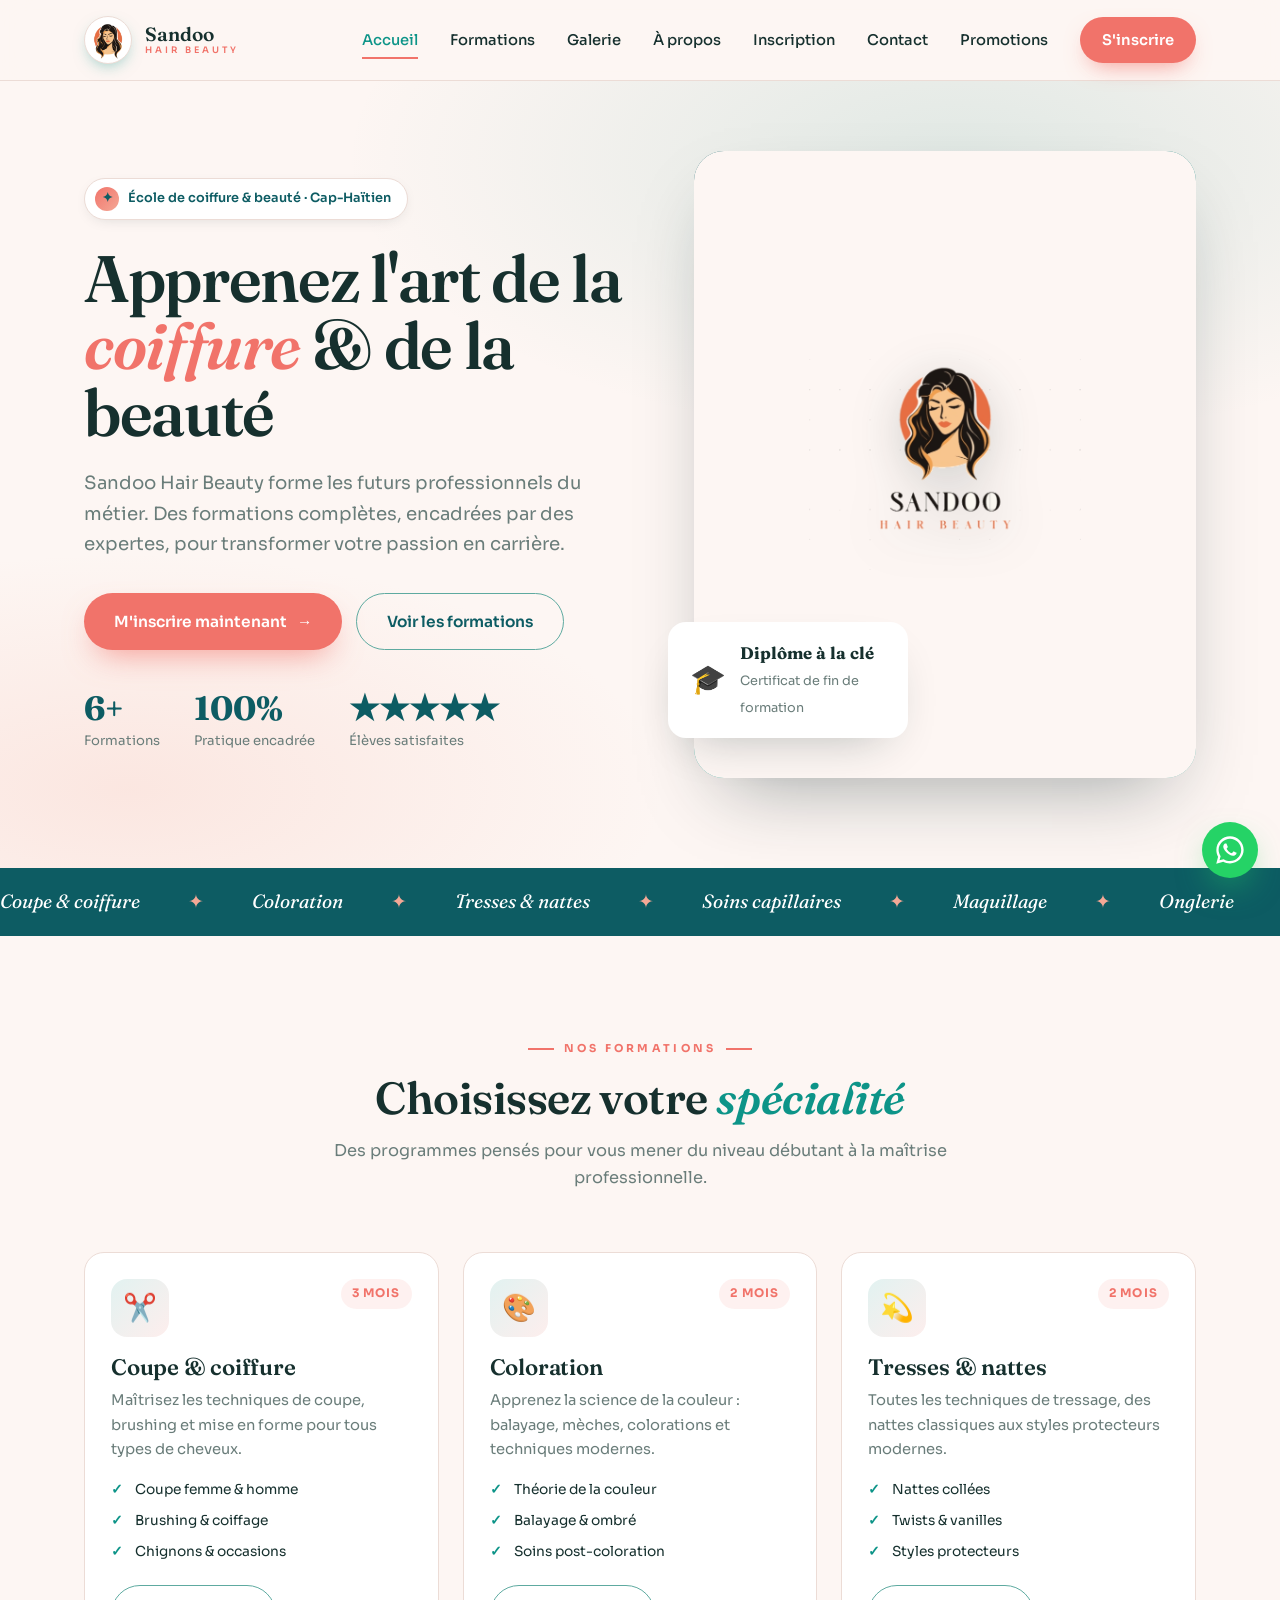
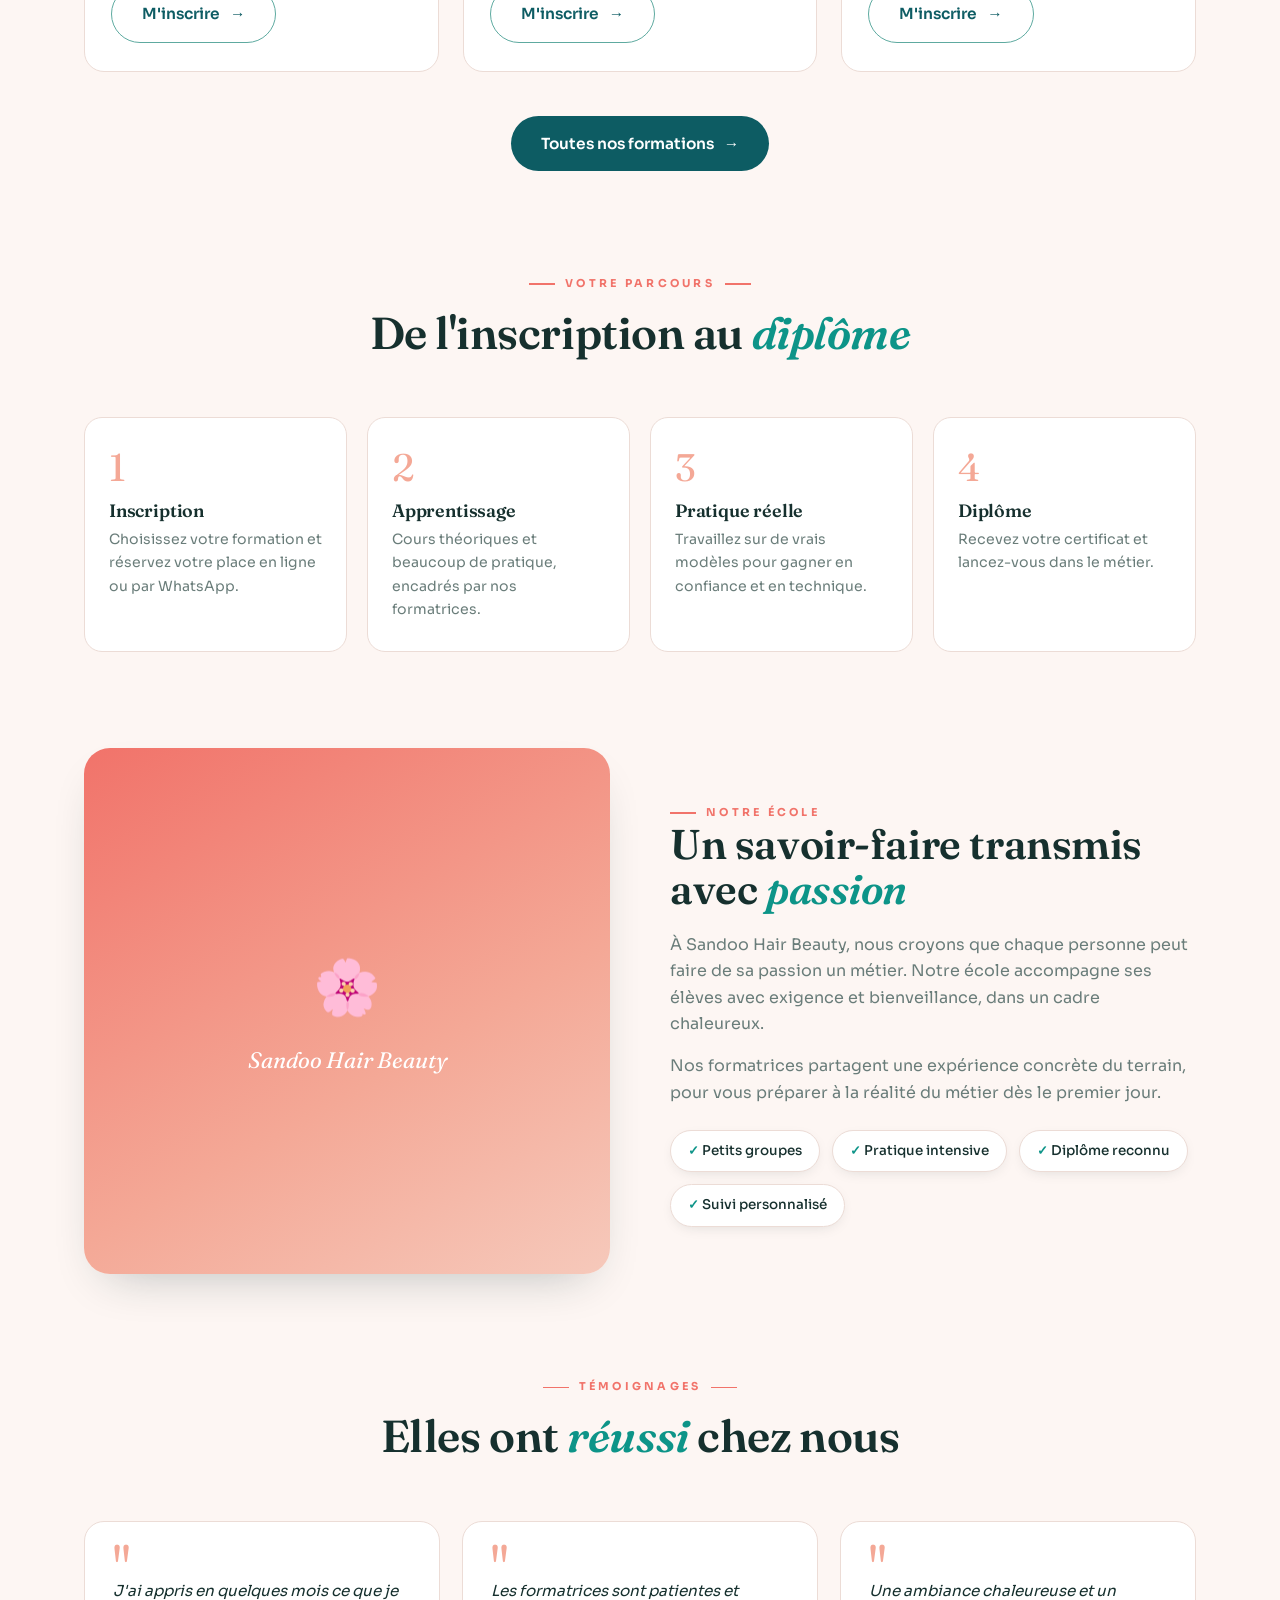
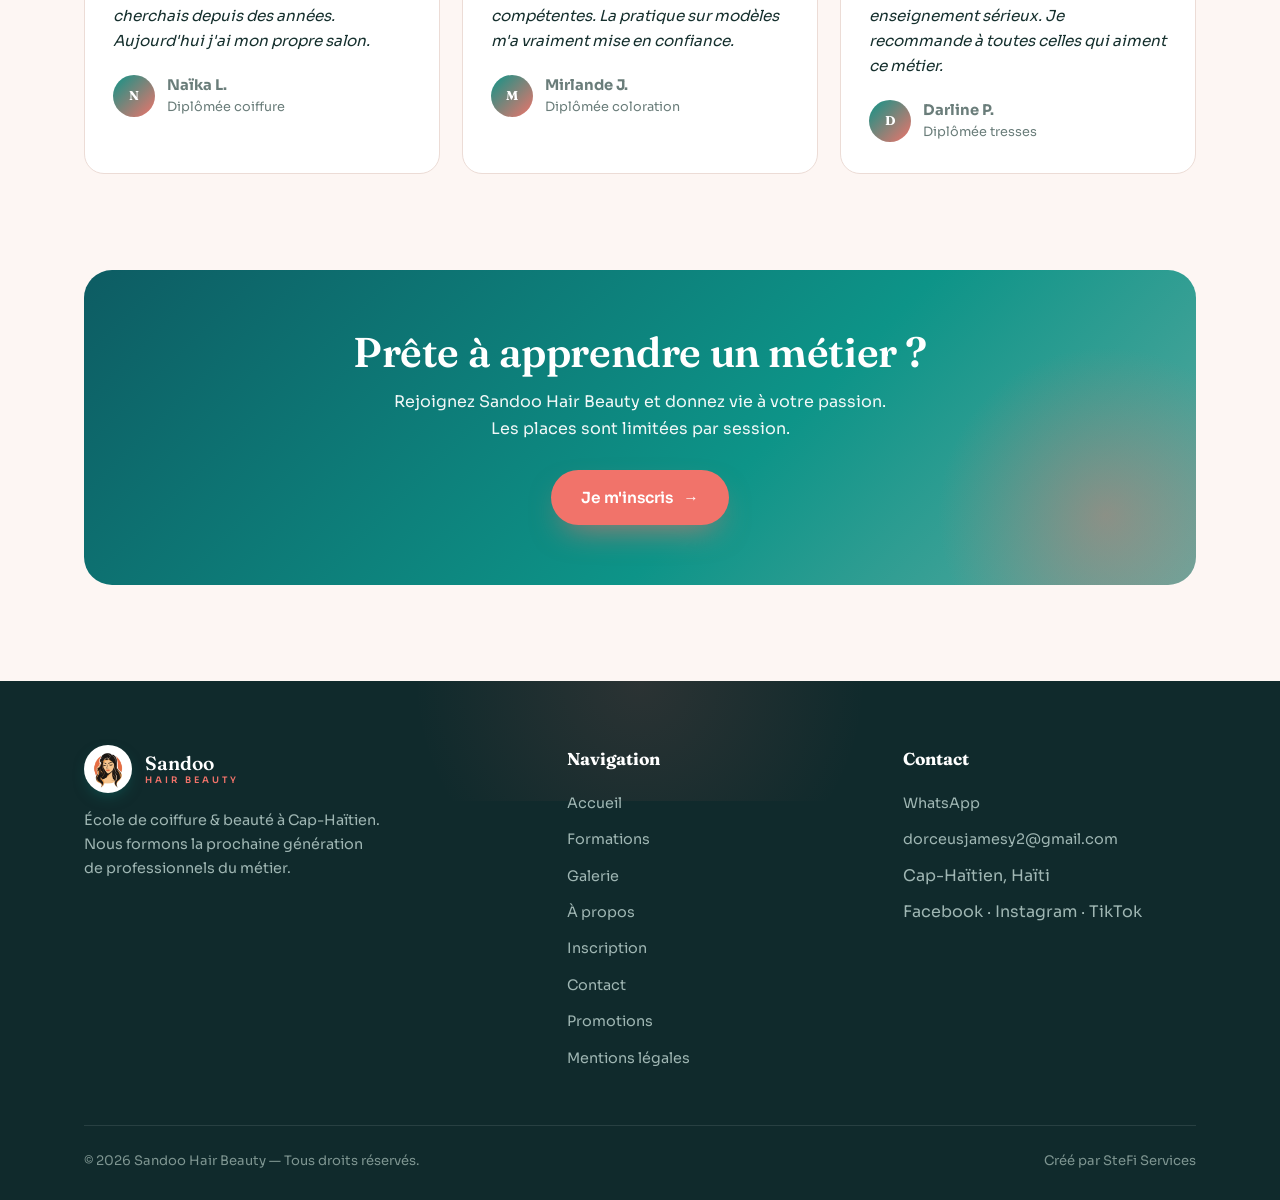
<file: index.html>
<!DOCTYPE html>
<html lang="fr">
<head>
<meta charset="UTF-8">
<meta name="viewport" content="width=device-width, initial-scale=1.0">
<title>Sandoo Hair Beauty — École de coiffure & beauté à Cap-Haïtien</title>
<meta name="description" content="École de coiffure et de beauté à Cap-Haïtien. Formations en coupe, coloration, tresses, soins, maquillage et onglerie. Inscrivez-vous dès aujourd'hui.">
<meta property="og:title" content="Sandoo Hair Beauty — École de coiffure & beauté à Cap-Haïtien">
<meta property="og:description" content="École de coiffure et de beauté à Cap-Haïtien. Formations en coupe, coloration, tresses, soins, maquillage et onglerie. Inscrivez-vous dès aujourd'hui.">
<meta property="og:type" content="website">
<meta name="theme-color" content="#0d9488">
<link rel="icon" type="image/png" href="img/icon.png">
<link rel="preconnect" href="https://fonts.googleapis.com">
<link rel="preconnect" href="https://fonts.gstatic.com" crossorigin>
<link href="https://fonts.googleapis.com/css2?family=Fraunces:ital,opsz,wght@0,9..144,400;0,9..144,500;0,9..144,600;0,9..144,700;1,9..144,400;1,9..144,600&family=Sora:wght@300;400;500;600;700&display=swap" rel="stylesheet">
<link rel="stylesheet" href="css/style.css">
</head>
<body>
<header>
  <div class="wrap nav">
    <a href="index.html" class="brand">
      <img class="mark" src="img/icon.png" alt="Sandoo Hair Beauty">
      <span class="bn">Sandoo<small>Hair Beauty</small></span>
    </a>
    <nav class="menu" id="menu">
        <a href="index.html" class="active">Accueil</a>
        <a href="formations.html">Formations</a>
        <a href="galerie.html">Galerie</a>
        <a href="a-propos.html">À propos</a>
        <a href="inscription.html">Inscription</a>
        <a href="contact.html">Contact</a>
        <a href="promotions.html">Promotions</a>
        <a href="inscription.html" class="cta">S'inscrire</a>
    </nav>
    <button class="burger" id="burger" aria-label="Menu"><span></span><span></span><span></span></button>
  </div>
</header>

<section class="hero">
  <div class="wrap">
    <div class="reveal">
      <span class="hero-tag"><span class="pip">✦</span> École de coiffure &amp; beauté · Cap-Haïtien</span>
      <h1>Apprenez l'art de la <em>coiffure</em> &amp; de la beauté</h1>
      <p class="lead">Sandoo Hair Beauty forme les futurs professionnels du métier. Des formations complètes, encadrées par des expertes, pour transformer votre passion en carrière.</p>
      <div class="btns">
        <a href="inscription.html" class="btn btn-primary">M'inscrire maintenant <span class="arr">→</span></a>
        <a href="formations.html" class="btn btn-ghost">Voir les formations</a>
      </div>
      <div class="hero-stats">
        <div class="s"><div class="n">6+</div><div class="l">Formations</div></div>
        <div class="s"><div class="n">100%</div><div class="l">Pratique encadrée</div></div>
        <div class="s"><div class="n">★★★★★</div><div class="l">Élèves satisfaites</div></div>
      </div>
    </div>
    <div class="hero-visual reveal d2">
      <div class="hero-frame">
        <div class="ph" style="background:var(--cream)">
          <img src="img/logo.png" alt="Sandoo Hair Beauty" style="width:78%;max-width:300px;filter:drop-shadow(0 10px 24px rgba(16,42,44,.18))">
        </div>
      </div>
      <div class="hero-badge">
        <span class="em">🎓</span>
        <span class="t"><b>Diplôme à la clé</b><span>Certificat de fin de formation</span></span>
      </div>
    </div>
  </div>
</section>

<div class="ribbon">
  <div class="ribbon-track">
    <span>Coupe &amp; coiffure</span><span>Coloration</span><span>Tresses &amp; nattes</span><span>Soins capillaires</span><span>Maquillage</span><span>Onglerie</span>
    <span>Coupe &amp; coiffure</span><span>Coloration</span><span>Tresses &amp; nattes</span><span>Soins capillaires</span><span>Maquillage</span><span>Onglerie</span>
  </div>
</div>

<section>
  <div class="wrap">
    <div class="head reveal">
      <span class="eyebrow center">Nos formations</span>
      <h2>Choisissez votre <em>spécialité</em></h2>
      <p>Des programmes pensés pour vous mener du niveau débutant à la maîtrise professionnelle.</p>
    </div>
    <div class="programs">
      <div class="program reveal">
        <div class="top"><span class="ico">✂️</span><span class="dur">3 mois</span></div>
        <div class="body">
          <h3>Coupe &amp; coiffure</h3>
          <p>Maîtrisez les techniques de coupe, brushing et mise en forme pour tous types de cheveux.</p>
          <ul><li>Coupe femme &amp; homme</li><li>Brushing &amp; coiffage</li><li>Chignons &amp; occasions</li></ul>
          <div class="foot"><a href="inscription.html" class="btn btn-ghost">M'inscrire <span class="arr">→</span></a></div>
        </div>
      </div>
      <div class="program reveal d1">
        <div class="top"><span class="ico">🎨</span><span class="dur">2 mois</span></div>
        <div class="body">
          <h3>Coloration</h3>
          <p>Apprenez la science de la couleur : balayage, mèches, colorations et techniques modernes.</p>
          <ul><li>Théorie de la couleur</li><li>Balayage &amp; ombré</li><li>Soins post-coloration</li></ul>
          <div class="foot"><a href="inscription.html" class="btn btn-ghost">M'inscrire <span class="arr">→</span></a></div>
        </div>
      </div>
      <div class="program reveal d2">
        <div class="top"><span class="ico">💫</span><span class="dur">2 mois</span></div>
        <div class="body">
          <h3>Tresses &amp; nattes</h3>
          <p>Toutes les techniques de tressage, des nattes classiques aux styles protecteurs modernes.</p>
          <ul><li>Nattes collées</li><li>Twists &amp; vanilles</li><li>Styles protecteurs</li></ul>
          <div class="foot"><a href="inscription.html" class="btn btn-ghost">M'inscrire <span class="arr">→</span></a></div>
        </div>
      </div>
    </div>
    <div style="text-align:center;margin-top:44px" class="reveal">
      <a href="formations.html" class="btn btn-dark">Toutes nos formations <span class="arr">→</span></a>
    </div>
  </div>
</section>

<section style="padding-top:0">
  <div class="wrap">
    <div class="head reveal">
      <span class="eyebrow center">Votre parcours</span>
      <h2>De l'inscription au <em>diplôme</em></h2>
    </div>
    <div class="path">
      <div class="step reveal"><div class="k">1</div><h3>Inscription</h3><p>Choisissez votre formation et réservez votre place en ligne ou par WhatsApp.</p></div>
      <div class="step reveal d1"><div class="k">2</div><h3>Apprentissage</h3><p>Cours théoriques et beaucoup de pratique, encadrés par nos formatrices.</p></div>
      <div class="step reveal d2"><div class="k">3</div><h3>Pratique réelle</h3><p>Travaillez sur de vrais modèles pour gagner en confiance et en technique.</p></div>
      <div class="step reveal d3"><div class="k">4</div><h3>Diplôme</h3><p>Recevez votre certificat et lancez-vous dans le métier.</p></div>
    </div>
  </div>
</section>

<section style="padding-top:0">
  <div class="wrap split">
    <div class="split-visual reveal">
      <div class="ph"><div class="ico">🌸</div><div class="cap">Sandoo Hair Beauty</div></div>
    </div>
    <div class="reveal d1">
      <span class="eyebrow">Notre école</span>
      <h2>Un savoir-faire transmis avec <em>passion</em></h2>
      <p>À Sandoo Hair Beauty, nous croyons que chaque personne peut faire de sa passion un métier. Notre école accompagne ses élèves avec exigence et bienveillance, dans un cadre chaleureux.</p>
      <p>Nos formatrices partagent une expérience concrète du terrain, pour vous préparer à la réalité du métier dès le premier jour.</p>
      <div class="pills">
        <span class="pill"><b>✓</b> Petits groupes</span>
        <span class="pill"><b>✓</b> Pratique intensive</span>
        <span class="pill"><b>✓</b> Diplôme reconnu</span>
        <span class="pill"><b>✓</b> Suivi personnalisé</span>
      </div>
    </div>
  </div>
</section>

<section style="padding-top:0">
  <div class="wrap">
    <div class="head reveal">
      <span class="eyebrow center">Témoignages</span>
      <h2>Elles ont <em>réussi</em> chez nous</h2>
    </div>
    <div class="quotes">
      <div class="quote reveal">
        <div class="mark">"</div>
        <p>J'ai appris en quelques mois ce que je cherchais depuis des années. Aujourd'hui j'ai mon propre salon.</p>
        <div class="who"><span class="av">N</span><span><b>Naïka L.</b><span>Diplômée coiffure</span></span></div>
      </div>
      <div class="quote reveal d1">
        <div class="mark">"</div>
        <p>Les formatrices sont patientes et compétentes. La pratique sur modèles m'a vraiment mise en confiance.</p>
        <div class="who"><span class="av">M</span><span><b>Mirlande J.</b><span>Diplômée coloration</span></span></div>
      </div>
      <div class="quote reveal d2">
        <div class="mark">"</div>
        <p>Une ambiance chaleureuse et un enseignement sérieux. Je recommande à toutes celles qui aiment ce métier.</p>
        <div class="who"><span class="av">D</span><span><b>Darline P.</b><span>Diplômée tresses</span></span></div>
      </div>
    </div>
  </div>
</section>

<section style="padding-top:0">
  <div class="wrap">
    <div class="cta-band reveal">
      <h2>Prête à apprendre un métier ?</h2>
      <p>Rejoignez Sandoo Hair Beauty et donnez vie à votre passion. Les places sont limitées par session.</p>
      <a href="inscription.html" class="btn btn-primary">Je m'inscris <span class="arr">→</span></a>
    </div>
  </div>
</section>

<footer>
  <div class="wrap">
    <div class="f-grid">
      <div class="f-brand">
        <a href="index.html" class="brand">
          <img class="mark" src="img/icon.png" alt="Sandoo Hair Beauty">
          <span class="bn">Sandoo<small>Hair Beauty</small></span>
        </a>
        <p>École de coiffure &amp; beauté à Cap-Haïtien. Nous formons la prochaine génération de professionnels du métier.</p>
      </div>
      <div>
        <h4>Navigation</h4>
        <ul>
          <li><a href="index.html">Accueil</a></li>
          <li><a href="formations.html">Formations</a></li>
          <li><a href="galerie.html">Galerie</a></li>
          <li><a href="a-propos.html">À propos</a></li>
          <li><a href="inscription.html">Inscription</a></li>
          <li><a href="contact.html">Contact</a></li>
          <li><a href="promotions.html">Promotions</a></li>
          <li><a href="mentions-legales.html">Mentions légales</a></li>
        </ul>
      </div>
      <div>
        <h4>Contact</h4>
        <ul>
          <li><a href="https://wa.me/50942458255" target="_blank" rel="noopener">WhatsApp</a></li>
          <li><a href="mailto:dorceusjamesy2@gmail.com">dorceusjamesy2@gmail.com</a></li>
          <li><span style="color:#9fb6b3">Cap-Haïtien, Haïti</span></li>
          <li><span style="color:#9fb6b3">Facebook · Instagram · TikTok</span></li>
        </ul>
      </div>
    </div>
    <div class="f-bottom">
      <span>© <span class="year"></span> Sandoo Hair Beauty — Tous droits réservés.</span>
      <span>Créé par SteFi Services</span>
    </div>
  </div>
</footer>

<a class="wa-float" href="https://wa.me/50942458255?text=Bonjour%20Sandoo%20Hair%20Beauty" target="_blank" rel="noopener" aria-label="WhatsApp">
  <svg viewBox="0 0 32 32" fill="currentColor"><path d="M16 .4C7.4.4.4 7.4.4 16c0 2.8.7 5.4 2 7.8L.3 31.6l8-2.1c2.3 1.2 4.9 1.9 7.7 1.9 8.6 0 15.6-7 15.6-15.6S24.6.4 16 .4zm0 28.2c-2.5 0-4.8-.7-6.8-1.8l-.5-.3-4.7 1.2 1.3-4.6-.3-.5c-1.3-2-2-4.4-2-6.8C3.2 9 9 3.2 16 3.2S28.8 9 28.8 16 23 28.6 16 28.6zm7.1-9.6c-.4-.2-2.3-1.1-2.6-1.3-.4-.1-.6-.2-.9.2s-1 1.3-1.2 1.5c-.2.2-.4.3-.8.1-.4-.2-1.6-.6-3.1-1.9-1.1-1-1.9-2.3-2.2-2.7-.2-.4 0-.6.2-.8.2-.2.4-.4.5-.7.2-.2.2-.4.4-.6.1-.3 0-.5 0-.7-.1-.2-.9-2.1-1.2-2.9-.3-.8-.6-.7-.9-.7h-.7c-.2 0-.6.1-1 .5-.3.4-1.3 1.3-1.3 3.1s1.3 3.6 1.5 3.9c.2.2 2.6 4 6.4 5.6.9.4 1.6.6 2.1.8.9.3 1.7.2 2.3.1.7-.1 2.3-.9 2.6-1.8.3-.9.3-1.6.2-1.8-.1-.1-.3-.2-.7-.4z"/></svg><span class="t">Écrivez-nous</span>
</a>
<script src="js/main.js"></script>
</body>
</html>
</file>
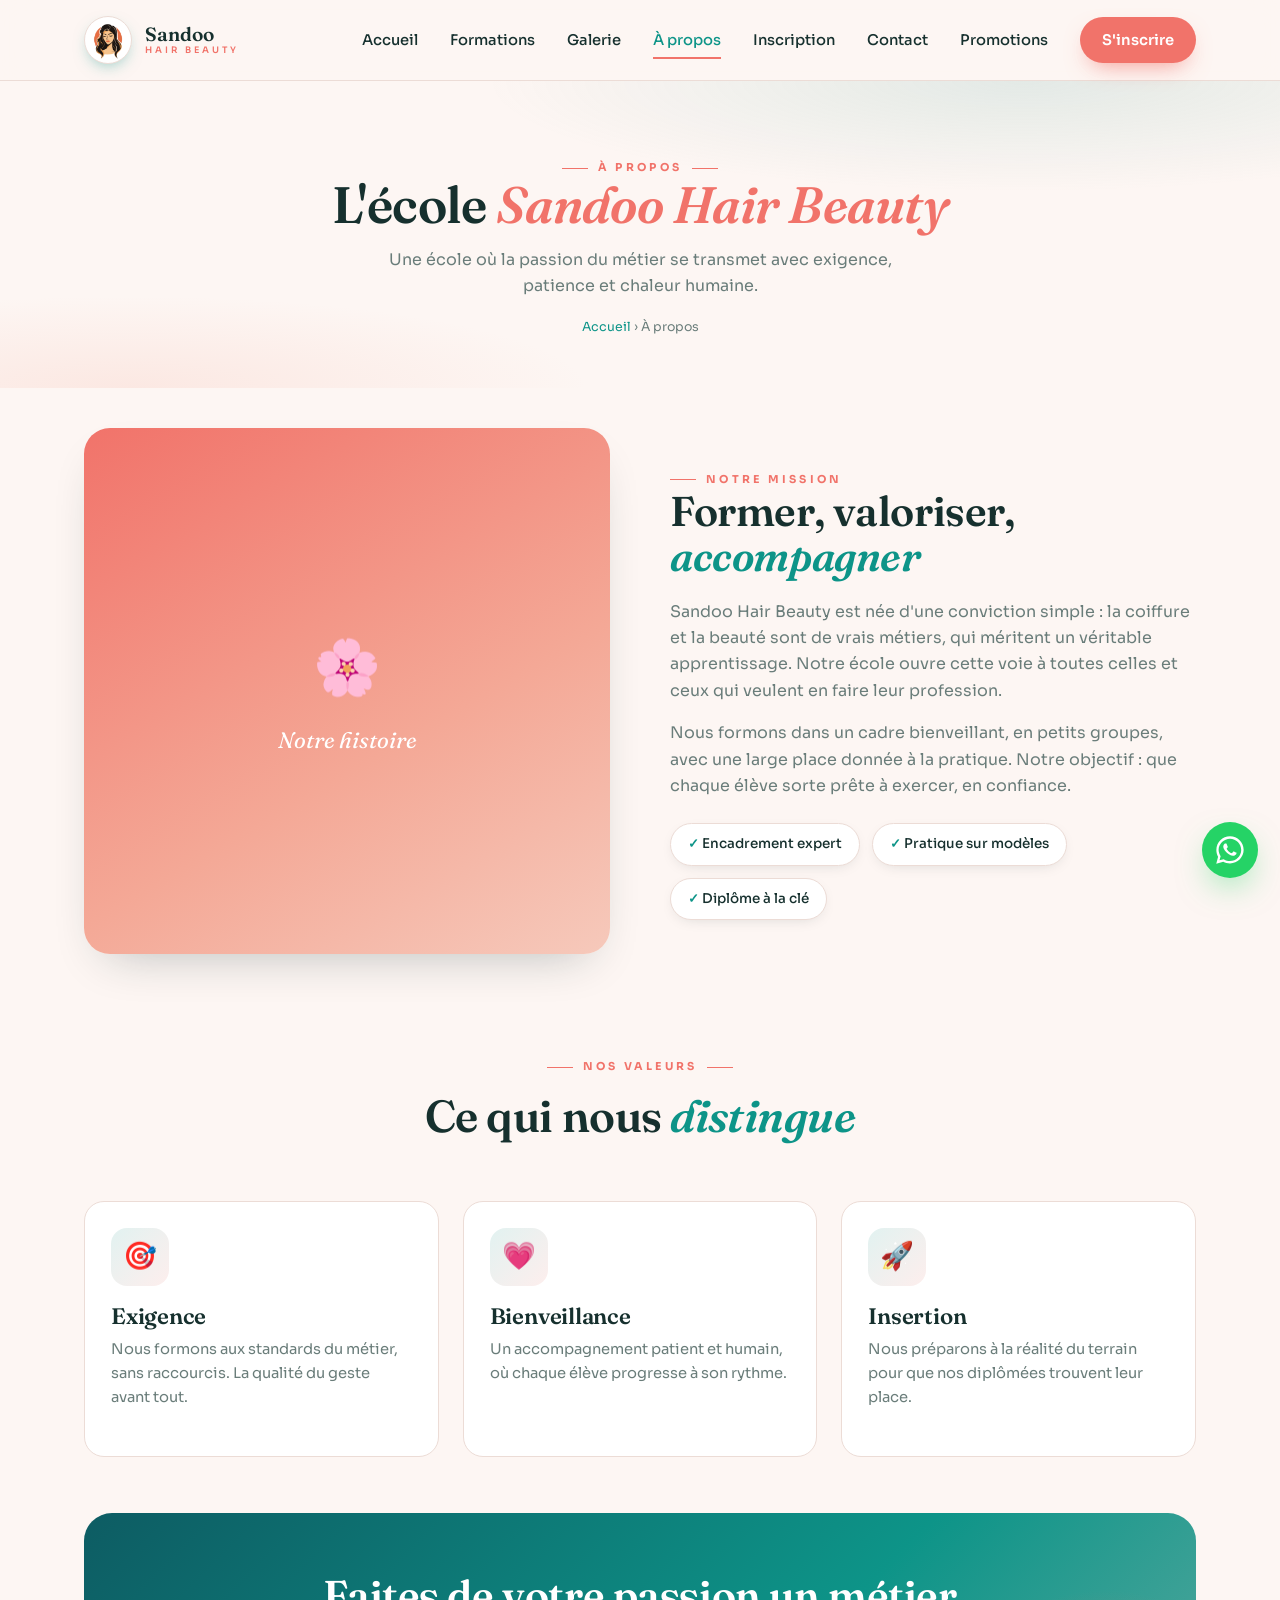
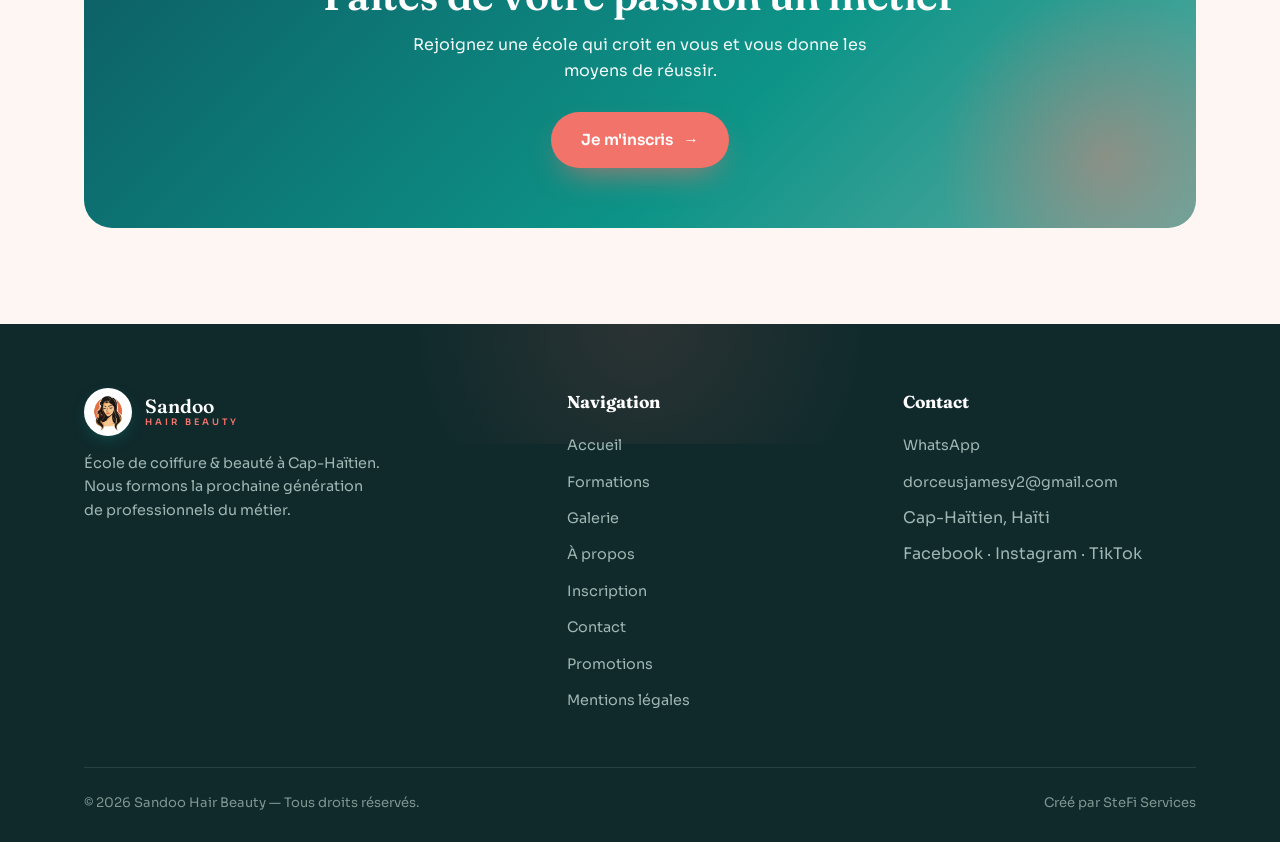
<file: a-propos.html>
<!DOCTYPE html>
<html lang="fr">
<head>
<meta charset="UTF-8">
<meta name="viewport" content="width=device-width, initial-scale=1.0">
<title>À propos — Sandoo Hair Beauty</title>
<meta name="description" content="Sandoo Hair Beauty, école de coiffure et de beauté à Cap-Haïtien : notre mission, nos valeurs et notre approche de la formation.">
<meta property="og:title" content="À propos — Sandoo Hair Beauty">
<meta property="og:description" content="Sandoo Hair Beauty, école de coiffure et de beauté à Cap-Haïtien : notre mission, nos valeurs et notre approche de la formation.">
<meta property="og:type" content="website">
<meta name="theme-color" content="#0d9488">
<link rel="icon" type="image/png" href="img/icon.png">
<link rel="preconnect" href="https://fonts.googleapis.com">
<link rel="preconnect" href="https://fonts.gstatic.com" crossorigin>
<link href="https://fonts.googleapis.com/css2?family=Fraunces:ital,opsz,wght@0,9..144,400;0,9..144,500;0,9..144,600;0,9..144,700;1,9..144,400;1,9..144,600&family=Sora:wght@300;400;500;600;700&display=swap" rel="stylesheet">
<link rel="stylesheet" href="css/style.css">
</head>
<body>
<header>
  <div class="wrap nav">
    <a href="index.html" class="brand">
      <img class="mark" src="img/icon.png" alt="Sandoo Hair Beauty">
      <span class="bn">Sandoo<small>Hair Beauty</small></span>
    </a>
    <nav class="menu" id="menu">
        <a href="index.html">Accueil</a>
        <a href="formations.html">Formations</a>
        <a href="galerie.html">Galerie</a>
        <a href="a-propos.html" class="active">À propos</a>
        <a href="inscription.html">Inscription</a>
        <a href="contact.html">Contact</a>
        <a href="promotions.html">Promotions</a>
        <a href="inscription.html" class="cta">S'inscrire</a>
    </nav>
    <button class="burger" id="burger" aria-label="Menu"><span></span><span></span><span></span></button>
  </div>
</header>

<section class="page-hero">
  <div class="wrap reveal">
    <span class="eyebrow center">À propos</span>
    <h1>L'école <em>Sandoo Hair Beauty</em></h1>
    <p>Une école où la passion du métier se transmet avec exigence, patience et chaleur humaine.</p>
    <div class="crumbs"><a href="index.html">Accueil</a> › À propos</div>
  </div>
</section>

<section style="padding-top:40px">
  <div class="wrap split">
    <div class="split-visual reveal"><div class="ph"><div class="ico">🌸</div><div class="cap">Notre histoire</div></div></div>
    <div class="reveal d1">
      <span class="eyebrow">Notre mission</span>
      <h2>Former, valoriser, <em>accompagner</em></h2>
      <p>Sandoo Hair Beauty est née d'une conviction simple : la coiffure et la beauté sont de vrais métiers, qui méritent un véritable apprentissage. Notre école ouvre cette voie à toutes celles et ceux qui veulent en faire leur profession.</p>
      <p>Nous formons dans un cadre bienveillant, en petits groupes, avec une large place donnée à la pratique. Notre objectif : que chaque élève sorte prête à exercer, en confiance.</p>
      <div class="pills">
        <span class="pill"><b>✓</b> Encadrement expert</span>
        <span class="pill"><b>✓</b> Pratique sur modèles</span>
        <span class="pill"><b>✓</b> Diplôme à la clé</span>
      </div>
    </div>
  </div>
</section>

<section style="padding-top:0">
  <div class="wrap">
    <div class="head reveal">
      <span class="eyebrow center">Nos valeurs</span>
      <h2>Ce qui nous <em>distingue</em></h2>
    </div>
    <div class="programs">
      <div class="program reveal"><div class="top"><span class="ico">🎯</span></div><div class="body"><h3>Exigence</h3><p>Nous formons aux standards du métier, sans raccourcis. La qualité du geste avant tout.</p></div></div>
      <div class="program reveal d1"><div class="top"><span class="ico">💗</span></div><div class="body"><h3>Bienveillance</h3><p>Un accompagnement patient et humain, où chaque élève progresse à son rythme.</p></div></div>
      <div class="program reveal d2"><div class="top"><span class="ico">🚀</span></div><div class="body"><h3>Insertion</h3><p>Nous préparons à la réalité du terrain pour que nos diplômées trouvent leur place.</p></div></div>
    </div>

    <div style="margin-top:56px" class="reveal">
      <div class="cta-band">
        <h2>Faites de votre passion un métier</h2>
        <p>Rejoignez une école qui croit en vous et vous donne les moyens de réussir.</p>
        <a href="inscription.html" class="btn btn-primary">Je m'inscris <span class="arr">→</span></a>
      </div>
    </div>
  </div>
</section>

<footer>
  <div class="wrap">
    <div class="f-grid">
      <div class="f-brand">
        <a href="index.html" class="brand">
          <img class="mark" src="img/icon.png" alt="Sandoo Hair Beauty">
          <span class="bn">Sandoo<small>Hair Beauty</small></span>
        </a>
        <p>École de coiffure &amp; beauté à Cap-Haïtien. Nous formons la prochaine génération de professionnels du métier.</p>
      </div>
      <div>
        <h4>Navigation</h4>
        <ul>
          <li><a href="index.html">Accueil</a></li>
          <li><a href="formations.html">Formations</a></li>
          <li><a href="galerie.html">Galerie</a></li>
          <li><a href="a-propos.html">À propos</a></li>
          <li><a href="inscription.html">Inscription</a></li>
          <li><a href="contact.html">Contact</a></li>
          <li><a href="promotions.html">Promotions</a></li>
          <li><a href="mentions-legales.html">Mentions légales</a></li>
        </ul>
      </div>
      <div>
        <h4>Contact</h4>
        <ul>
          <li><a href="https://wa.me/50942458255" target="_blank" rel="noopener">WhatsApp</a></li>
          <li><a href="mailto:dorceusjamesy2@gmail.com">dorceusjamesy2@gmail.com</a></li>
          <li><span style="color:#9fb6b3">Cap-Haïtien, Haïti</span></li>
          <li><span style="color:#9fb6b3">Facebook · Instagram · TikTok</span></li>
        </ul>
      </div>
    </div>
    <div class="f-bottom">
      <span>© <span class="year"></span> Sandoo Hair Beauty — Tous droits réservés.</span>
      <span>Créé par SteFi Services</span>
    </div>
  </div>
</footer>

<a class="wa-float" href="https://wa.me/50942458255?text=Bonjour%20Sandoo%20Hair%20Beauty" target="_blank" rel="noopener" aria-label="WhatsApp">
  <svg viewBox="0 0 32 32" fill="currentColor"><path d="M16 .4C7.4.4.4 7.4.4 16c0 2.8.7 5.4 2 7.8L.3 31.6l8-2.1c2.3 1.2 4.9 1.9 7.7 1.9 8.6 0 15.6-7 15.6-15.6S24.6.4 16 .4zm0 28.2c-2.5 0-4.8-.7-6.8-1.8l-.5-.3-4.7 1.2 1.3-4.6-.3-.5c-1.3-2-2-4.4-2-6.8C3.2 9 9 3.2 16 3.2S28.8 9 28.8 16 23 28.6 16 28.6zm7.1-9.6c-.4-.2-2.3-1.1-2.6-1.3-.4-.1-.6-.2-.9.2s-1 1.3-1.2 1.5c-.2.2-.4.3-.8.1-.4-.2-1.6-.6-3.1-1.9-1.1-1-1.9-2.3-2.2-2.7-.2-.4 0-.6.2-.8.2-.2.4-.4.5-.7.2-.2.2-.4.4-.6.1-.3 0-.5 0-.7-.1-.2-.9-2.1-1.2-2.9-.3-.8-.6-.7-.9-.7h-.7c-.2 0-.6.1-1 .5-.3.4-1.3 1.3-1.3 3.1s1.3 3.6 1.5 3.9c.2.2 2.6 4 6.4 5.6.9.4 1.6.6 2.1.8.9.3 1.7.2 2.3.1.7-.1 2.3-.9 2.6-1.8.3-.9.3-1.6.2-1.8-.1-.1-.3-.2-.7-.4z"/></svg><span class="t">Écrivez-nous</span>
</a>
<script src="js/main.js"></script>
</body>
</html>
</file>
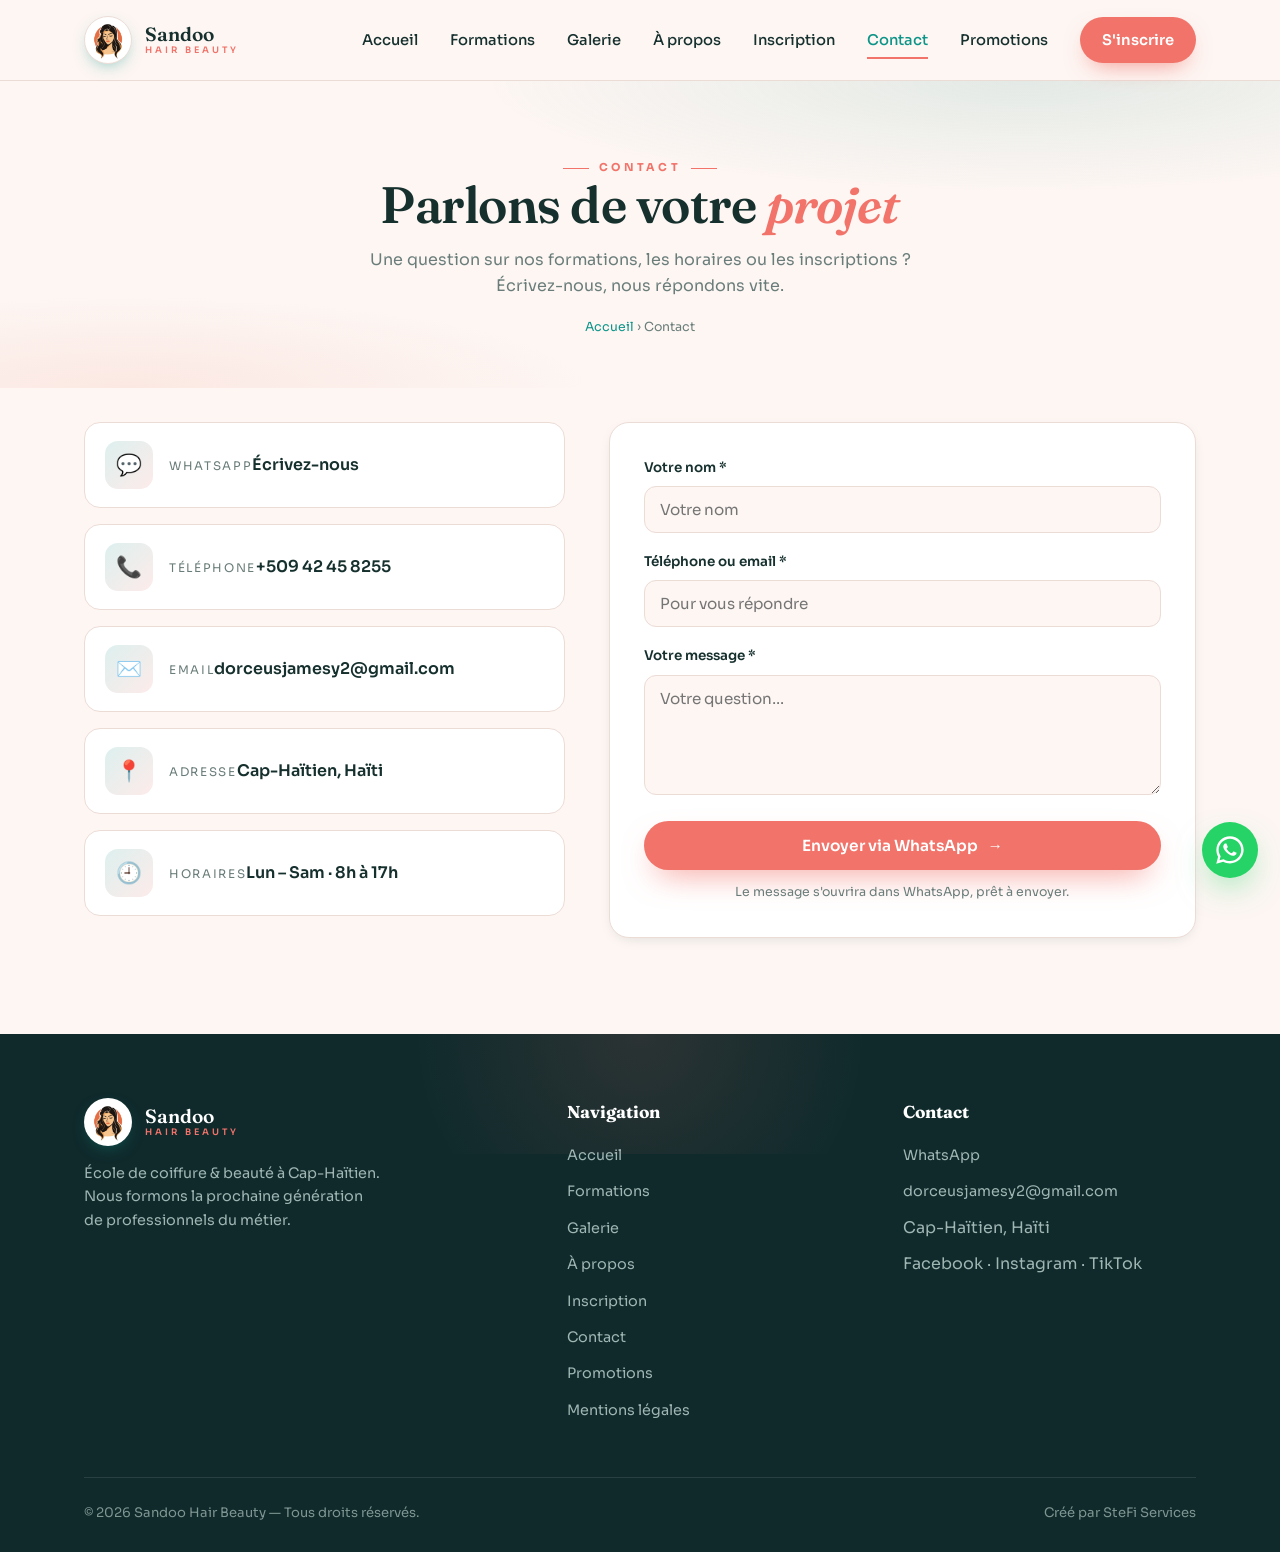
<file: contact.html>
<!DOCTYPE html>
<html lang="fr">
<head>
<meta charset="UTF-8">
<meta name="viewport" content="width=device-width, initial-scale=1.0">
<title>Contact — Sandoo Hair Beauty</title>
<meta name="description" content="Contactez Sandoo Hair Beauty à Cap-Haïtien par WhatsApp, téléphone ou email pour vos questions sur nos formations.">
<meta property="og:title" content="Contact — Sandoo Hair Beauty">
<meta property="og:description" content="Contactez Sandoo Hair Beauty à Cap-Haïtien par WhatsApp, téléphone ou email pour vos questions sur nos formations.">
<meta property="og:type" content="website">
<meta name="theme-color" content="#0d9488">
<link rel="icon" type="image/png" href="img/icon.png">
<link rel="preconnect" href="https://fonts.googleapis.com">
<link rel="preconnect" href="https://fonts.gstatic.com" crossorigin>
<link href="https://fonts.googleapis.com/css2?family=Fraunces:ital,opsz,wght@0,9..144,400;0,9..144,500;0,9..144,600;0,9..144,700;1,9..144,400;1,9..144,600&family=Sora:wght@300;400;500;600;700&display=swap" rel="stylesheet">
<link rel="stylesheet" href="css/style.css">
</head>
<body>
<header>
  <div class="wrap nav">
    <a href="index.html" class="brand">
      <img class="mark" src="img/icon.png" alt="Sandoo Hair Beauty">
      <span class="bn">Sandoo<small>Hair Beauty</small></span>
    </a>
    <nav class="menu" id="menu">
        <a href="index.html">Accueil</a>
        <a href="formations.html">Formations</a>
        <a href="galerie.html">Galerie</a>
        <a href="a-propos.html">À propos</a>
        <a href="inscription.html">Inscription</a>
        <a href="contact.html" class="active">Contact</a>
        <a href="promotions.html">Promotions</a>
        <a href="inscription.html" class="cta">S'inscrire</a>
    </nav>
    <button class="burger" id="burger" aria-label="Menu"><span></span><span></span><span></span></button>
  </div>
</header>

<section class="page-hero">
  <div class="wrap reveal">
    <span class="eyebrow center">Contact</span>
    <h1>Parlons de votre <em>projet</em></h1>
    <p>Une question sur nos formations, les horaires ou les inscriptions ? Écrivez-nous, nous répondons vite.</p>
    <div class="crumbs"><a href="index.html">Accueil</a> › Contact</div>
  </div>
</section>

<section style="padding-top:34px">
  <div class="wrap">
    <div class="contact-grid">
      <div class="contact-info reveal">
        <a class="ci" href="https://wa.me/50942458255" target="_blank" rel="noopener"><span class="ic">💬</span><span><span class="l">WhatsApp</span><span class="v">Écrivez-nous</span></span></a>
        <a class="ci" href="tel:+50942458255"><span class="ic">📞</span><span><span class="l">Téléphone</span><span class="v">+509 42 45 8255</span></span></a>
        <a class="ci" href="mailto:dorceusjamesy2@gmail.com"><span class="ic">✉️</span><span><span class="l">Email</span><span class="v">dorceusjamesy2@gmail.com</span></span></a>
        <div class="ci"><span class="ic">📍</span><span><span class="l">Adresse</span><span class="v">Cap-Haïtien, Haïti</span></span></div>
        <div class="ci"><span class="ic">🕘</span><span><span class="l">Horaires</span><span class="v">Lun – Sam · 8h à 17h</span></span></div>
      </div>
      <form class="form reveal d1" data-wa>
        <div class="field"><label>Votre nom *</label><input type="text" name="Nom" required placeholder="Votre nom"></div>
        <div class="field"><label>Téléphone ou email *</label><input type="text" name="Contact" required placeholder="Pour vous répondre"></div>
        <div class="field"><label>Votre message *</label><textarea name="Message" required placeholder="Votre question…"></textarea></div>
        <button type="submit" class="btn btn-primary">Envoyer via WhatsApp <span class="arr">→</span></button>
        <p class="form-note">Le message s'ouvrira dans WhatsApp, prêt à envoyer.</p>
      </form>
    </div>
  </div>
</section>

<footer>
  <div class="wrap">
    <div class="f-grid">
      <div class="f-brand">
        <a href="index.html" class="brand">
          <img class="mark" src="img/icon.png" alt="Sandoo Hair Beauty">
          <span class="bn">Sandoo<small>Hair Beauty</small></span>
        </a>
        <p>École de coiffure &amp; beauté à Cap-Haïtien. Nous formons la prochaine génération de professionnels du métier.</p>
      </div>
      <div>
        <h4>Navigation</h4>
        <ul>
          <li><a href="index.html">Accueil</a></li>
          <li><a href="formations.html">Formations</a></li>
          <li><a href="galerie.html">Galerie</a></li>
          <li><a href="a-propos.html">À propos</a></li>
          <li><a href="inscription.html">Inscription</a></li>
          <li><a href="contact.html">Contact</a></li>
          <li><a href="promotions.html">Promotions</a></li>
          <li><a href="mentions-legales.html">Mentions légales</a></li>
        </ul>
      </div>
      <div>
        <h4>Contact</h4>
        <ul>
          <li><a href="https://wa.me/50942458255" target="_blank" rel="noopener">WhatsApp</a></li>
          <li><a href="mailto:dorceusjamesy2@gmail.com">dorceusjamesy2@gmail.com</a></li>
          <li><span style="color:#9fb6b3">Cap-Haïtien, Haïti</span></li>
          <li><span style="color:#9fb6b3">Facebook · Instagram · TikTok</span></li>
        </ul>
      </div>
    </div>
    <div class="f-bottom">
      <span>© <span class="year"></span> Sandoo Hair Beauty — Tous droits réservés.</span>
      <span>Créé par SteFi Services</span>
    </div>
  </div>
</footer>

<a class="wa-float" href="https://wa.me/50942458255?text=Bonjour%20Sandoo%20Hair%20Beauty" target="_blank" rel="noopener" aria-label="WhatsApp">
  <svg viewBox="0 0 32 32" fill="currentColor"><path d="M16 .4C7.4.4.4 7.4.4 16c0 2.8.7 5.4 2 7.8L.3 31.6l8-2.1c2.3 1.2 4.9 1.9 7.7 1.9 8.6 0 15.6-7 15.6-15.6S24.6.4 16 .4zm0 28.2c-2.5 0-4.8-.7-6.8-1.8l-.5-.3-4.7 1.2 1.3-4.6-.3-.5c-1.3-2-2-4.4-2-6.8C3.2 9 9 3.2 16 3.2S28.8 9 28.8 16 23 28.6 16 28.6zm7.1-9.6c-.4-.2-2.3-1.1-2.6-1.3-.4-.1-.6-.2-.9.2s-1 1.3-1.2 1.5c-.2.2-.4.3-.8.1-.4-.2-1.6-.6-3.1-1.9-1.1-1-1.9-2.3-2.2-2.7-.2-.4 0-.6.2-.8.2-.2.4-.4.5-.7.2-.2.2-.4.4-.6.1-.3 0-.5 0-.7-.1-.2-.9-2.1-1.2-2.9-.3-.8-.6-.7-.9-.7h-.7c-.2 0-.6.1-1 .5-.3.4-1.3 1.3-1.3 3.1s1.3 3.6 1.5 3.9c.2.2 2.6 4 6.4 5.6.9.4 1.6.6 2.1.8.9.3 1.7.2 2.3.1.7-.1 2.3-.9 2.6-1.8.3-.9.3-1.6.2-1.8-.1-.1-.3-.2-.7-.4z"/></svg><span class="t">Écrivez-nous</span>
</a>
<script src="js/main.js"></script>
</body>
</html>
</file>
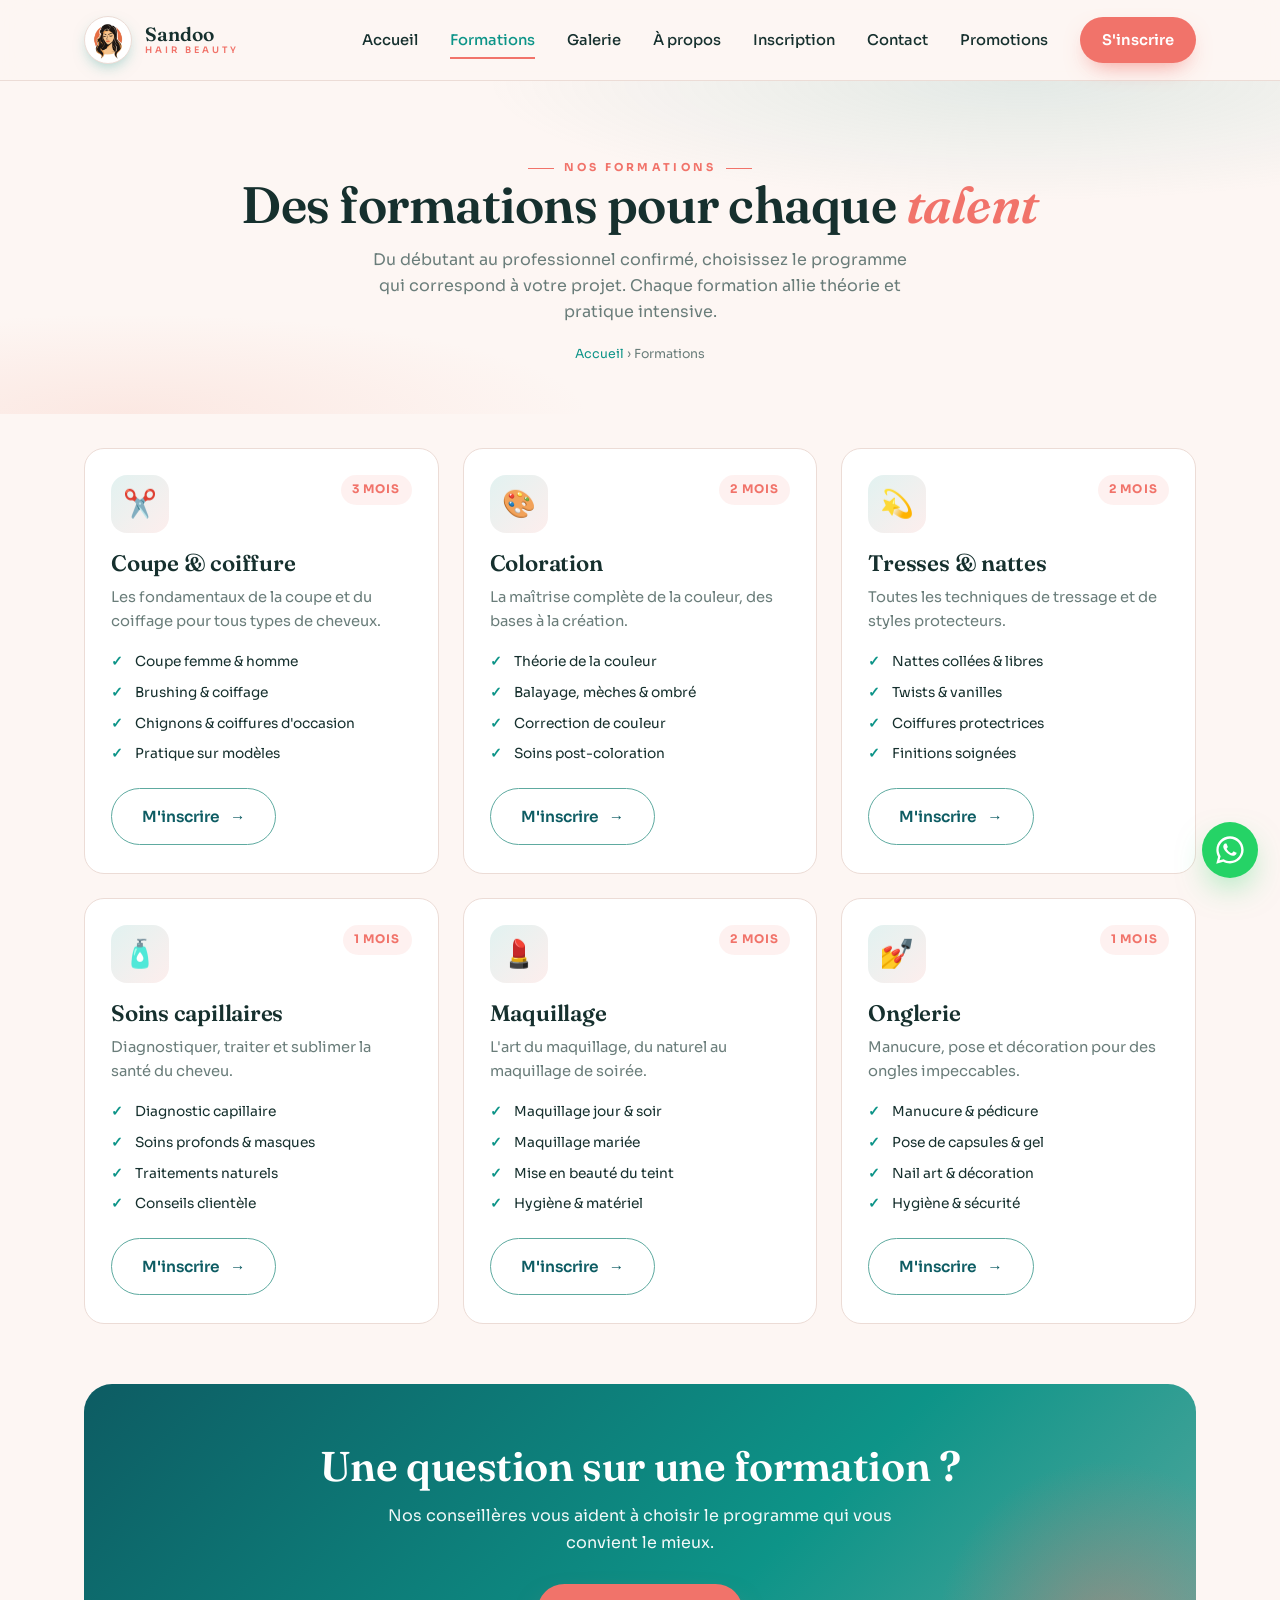
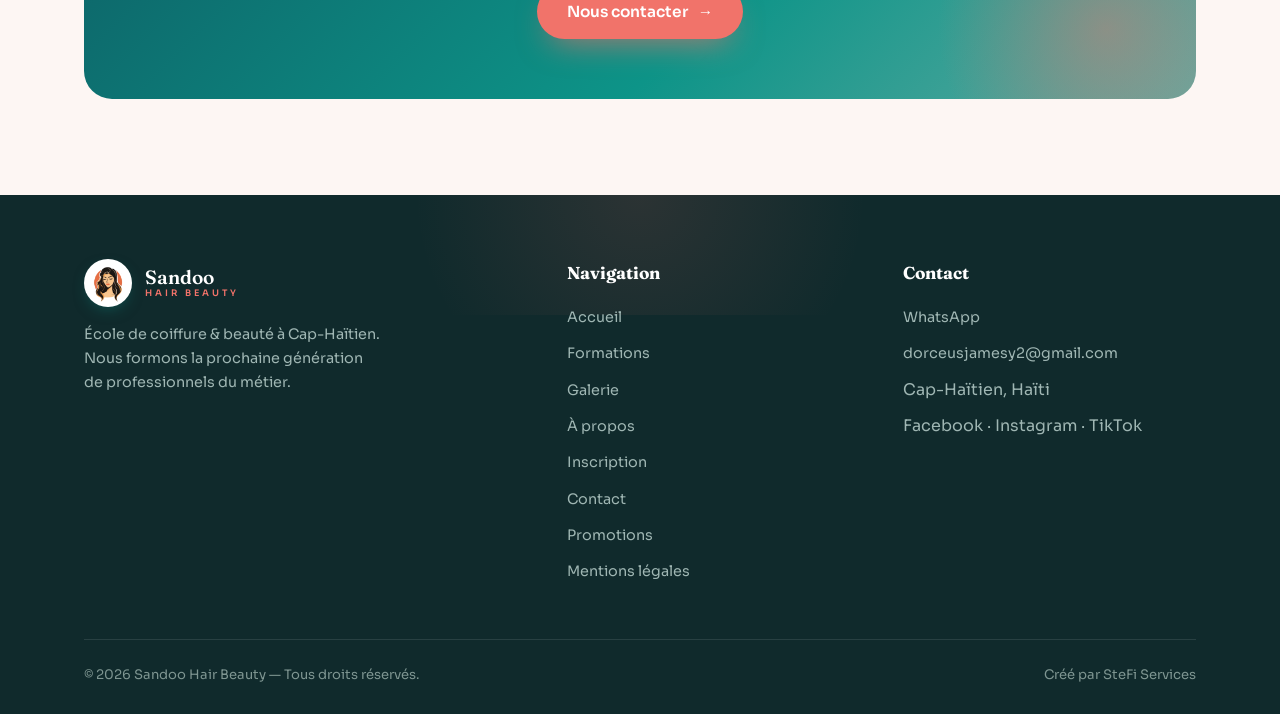
<file: formations.html>
<!DOCTYPE html>
<html lang="fr">
<head>
<meta charset="UTF-8">
<meta name="viewport" content="width=device-width, initial-scale=1.0">
<title>Formations — Sandoo Hair Beauty</title>
<meta name="description" content="Découvrez les formations de Sandoo Hair Beauty : coupe, coloration, tresses, soins capillaires, maquillage et onglerie. Théorie et pratique à Cap-Haïtien.">
<meta property="og:title" content="Formations — Sandoo Hair Beauty">
<meta property="og:description" content="Découvrez les formations de Sandoo Hair Beauty : coupe, coloration, tresses, soins capillaires, maquillage et onglerie. Théorie et pratique à Cap-Haïtien.">
<meta property="og:type" content="website">
<meta name="theme-color" content="#0d9488">
<link rel="icon" type="image/png" href="img/icon.png">
<link rel="preconnect" href="https://fonts.googleapis.com">
<link rel="preconnect" href="https://fonts.gstatic.com" crossorigin>
<link href="https://fonts.googleapis.com/css2?family=Fraunces:ital,opsz,wght@0,9..144,400;0,9..144,500;0,9..144,600;0,9..144,700;1,9..144,400;1,9..144,600&family=Sora:wght@300;400;500;600;700&display=swap" rel="stylesheet">
<link rel="stylesheet" href="css/style.css">
</head>
<body>
<header>
  <div class="wrap nav">
    <a href="index.html" class="brand">
      <img class="mark" src="img/icon.png" alt="Sandoo Hair Beauty">
      <span class="bn">Sandoo<small>Hair Beauty</small></span>
    </a>
    <nav class="menu" id="menu">
        <a href="index.html">Accueil</a>
        <a href="formations.html" class="active">Formations</a>
        <a href="galerie.html">Galerie</a>
        <a href="a-propos.html">À propos</a>
        <a href="inscription.html">Inscription</a>
        <a href="contact.html">Contact</a>
        <a href="promotions.html">Promotions</a>
        <a href="inscription.html" class="cta">S'inscrire</a>
    </nav>
    <button class="burger" id="burger" aria-label="Menu"><span></span><span></span><span></span></button>
  </div>
</header>

<section class="page-hero">
  <div class="wrap reveal">
    <span class="eyebrow center">Nos formations</span>
    <h1>Des formations pour chaque <em>talent</em></h1>
    <p>Du débutant au professionnel confirmé, choisissez le programme qui correspond à votre projet. Chaque formation allie théorie et pratique intensive.</p>
    <div class="crumbs"><a href="index.html">Accueil</a> › Formations</div>
  </div>
</section>

<section style="padding-top:34px">
  <div class="wrap">
    <div class="programs">
      <div class="program reveal">
        <div class="top"><span class="ico">✂️</span><span class="dur">3 mois</span></div>
        <div class="body"><h3>Coupe &amp; coiffure</h3><p>Les fondamentaux de la coupe et du coiffage pour tous types de cheveux.</p>
          <ul><li>Coupe femme &amp; homme</li><li>Brushing &amp; coiffage</li><li>Chignons &amp; coiffures d'occasion</li><li>Pratique sur modèles</li></ul>
          <div class="foot"><a href="inscription.html" class="btn btn-ghost">M'inscrire <span class="arr">→</span></a></div></div>
      </div>
      <div class="program reveal d1">
        <div class="top"><span class="ico">🎨</span><span class="dur">2 mois</span></div>
        <div class="body"><h3>Coloration</h3><p>La maîtrise complète de la couleur, des bases à la création.</p>
          <ul><li>Théorie de la couleur</li><li>Balayage, mèches &amp; ombré</li><li>Correction de couleur</li><li>Soins post-coloration</li></ul>
          <div class="foot"><a href="inscription.html" class="btn btn-ghost">M'inscrire <span class="arr">→</span></a></div></div>
      </div>
      <div class="program reveal d2">
        <div class="top"><span class="ico">💫</span><span class="dur">2 mois</span></div>
        <div class="body"><h3>Tresses &amp; nattes</h3><p>Toutes les techniques de tressage et de styles protecteurs.</p>
          <ul><li>Nattes collées &amp; libres</li><li>Twists &amp; vanilles</li><li>Coiffures protectrices</li><li>Finitions soignées</li></ul>
          <div class="foot"><a href="inscription.html" class="btn btn-ghost">M'inscrire <span class="arr">→</span></a></div></div>
      </div>
      <div class="program reveal">
        <div class="top"><span class="ico">🧴</span><span class="dur">1 mois</span></div>
        <div class="body"><h3>Soins capillaires</h3><p>Diagnostiquer, traiter et sublimer la santé du cheveu.</p>
          <ul><li>Diagnostic capillaire</li><li>Soins profonds &amp; masques</li><li>Traitements naturels</li><li>Conseils clientèle</li></ul>
          <div class="foot"><a href="inscription.html" class="btn btn-ghost">M'inscrire <span class="arr">→</span></a></div></div>
      </div>
      <div class="program reveal d1">
        <div class="top"><span class="ico">💄</span><span class="dur">2 mois</span></div>
        <div class="body"><h3>Maquillage</h3><p>L'art du maquillage, du naturel au maquillage de soirée.</p>
          <ul><li>Maquillage jour &amp; soir</li><li>Maquillage mariée</li><li>Mise en beauté du teint</li><li>Hygiène &amp; matériel</li></ul>
          <div class="foot"><a href="inscription.html" class="btn btn-ghost">M'inscrire <span class="arr">→</span></a></div></div>
      </div>
      <div class="program reveal d2">
        <div class="top"><span class="ico">💅</span><span class="dur">1 mois</span></div>
        <div class="body"><h3>Onglerie</h3><p>Manucure, pose et décoration pour des ongles impeccables.</p>
          <ul><li>Manucure &amp; pédicure</li><li>Pose de capsules &amp; gel</li><li>Nail art &amp; décoration</li><li>Hygiène &amp; sécurité</li></ul>
          <div class="foot"><a href="inscription.html" class="btn btn-ghost">M'inscrire <span class="arr">→</span></a></div></div>
      </div>
    </div>

    <div style="margin-top:60px" class="reveal">
      <div class="cta-band">
        <h2>Une question sur une formation ?</h2>
        <p>Nos conseillères vous aident à choisir le programme qui vous convient le mieux.</p>
        <a href="contact.html" class="btn btn-primary">Nous contacter <span class="arr">→</span></a>
      </div>
    </div>
  </div>
</section>

<footer>
  <div class="wrap">
    <div class="f-grid">
      <div class="f-brand">
        <a href="index.html" class="brand">
          <img class="mark" src="img/icon.png" alt="Sandoo Hair Beauty">
          <span class="bn">Sandoo<small>Hair Beauty</small></span>
        </a>
        <p>École de coiffure &amp; beauté à Cap-Haïtien. Nous formons la prochaine génération de professionnels du métier.</p>
      </div>
      <div>
        <h4>Navigation</h4>
        <ul>
          <li><a href="index.html">Accueil</a></li>
          <li><a href="formations.html">Formations</a></li>
          <li><a href="galerie.html">Galerie</a></li>
          <li><a href="a-propos.html">À propos</a></li>
          <li><a href="inscription.html">Inscription</a></li>
          <li><a href="contact.html">Contact</a></li>
          <li><a href="promotions.html">Promotions</a></li>
          <li><a href="mentions-legales.html">Mentions légales</a></li>
        </ul>
      </div>
      <div>
        <h4>Contact</h4>
        <ul>
          <li><a href="https://wa.me/50942458255" target="_blank" rel="noopener">WhatsApp</a></li>
          <li><a href="mailto:dorceusjamesy2@gmail.com">dorceusjamesy2@gmail.com</a></li>
          <li><span style="color:#9fb6b3">Cap-Haïtien, Haïti</span></li>
          <li><span style="color:#9fb6b3">Facebook · Instagram · TikTok</span></li>
        </ul>
      </div>
    </div>
    <div class="f-bottom">
      <span>© <span class="year"></span> Sandoo Hair Beauty — Tous droits réservés.</span>
      <span>Créé par SteFi Services</span>
    </div>
  </div>
</footer>

<a class="wa-float" href="https://wa.me/50942458255?text=Bonjour%20Sandoo%20Hair%20Beauty" target="_blank" rel="noopener" aria-label="WhatsApp">
  <svg viewBox="0 0 32 32" fill="currentColor"><path d="M16 .4C7.4.4.4 7.4.4 16c0 2.8.7 5.4 2 7.8L.3 31.6l8-2.1c2.3 1.2 4.9 1.9 7.7 1.9 8.6 0 15.6-7 15.6-15.6S24.6.4 16 .4zm0 28.2c-2.5 0-4.8-.7-6.8-1.8l-.5-.3-4.7 1.2 1.3-4.6-.3-.5c-1.3-2-2-4.4-2-6.8C3.2 9 9 3.2 16 3.2S28.8 9 28.8 16 23 28.6 16 28.6zm7.1-9.6c-.4-.2-2.3-1.1-2.6-1.3-.4-.1-.6-.2-.9.2s-1 1.3-1.2 1.5c-.2.2-.4.3-.8.1-.4-.2-1.6-.6-3.1-1.9-1.1-1-1.9-2.3-2.2-2.7-.2-.4 0-.6.2-.8.2-.2.4-.4.5-.7.2-.2.2-.4.4-.6.1-.3 0-.5 0-.7-.1-.2-.9-2.1-1.2-2.9-.3-.8-.6-.7-.9-.7h-.7c-.2 0-.6.1-1 .5-.3.4-1.3 1.3-1.3 3.1s1.3 3.6 1.5 3.9c.2.2 2.6 4 6.4 5.6.9.4 1.6.6 2.1.8.9.3 1.7.2 2.3.1.7-.1 2.3-.9 2.6-1.8.3-.9.3-1.6.2-1.8-.1-.1-.3-.2-.7-.4z"/></svg><span class="t">Écrivez-nous</span>
</a>
<script src="js/main.js"></script>
</body>
</html>
</file>
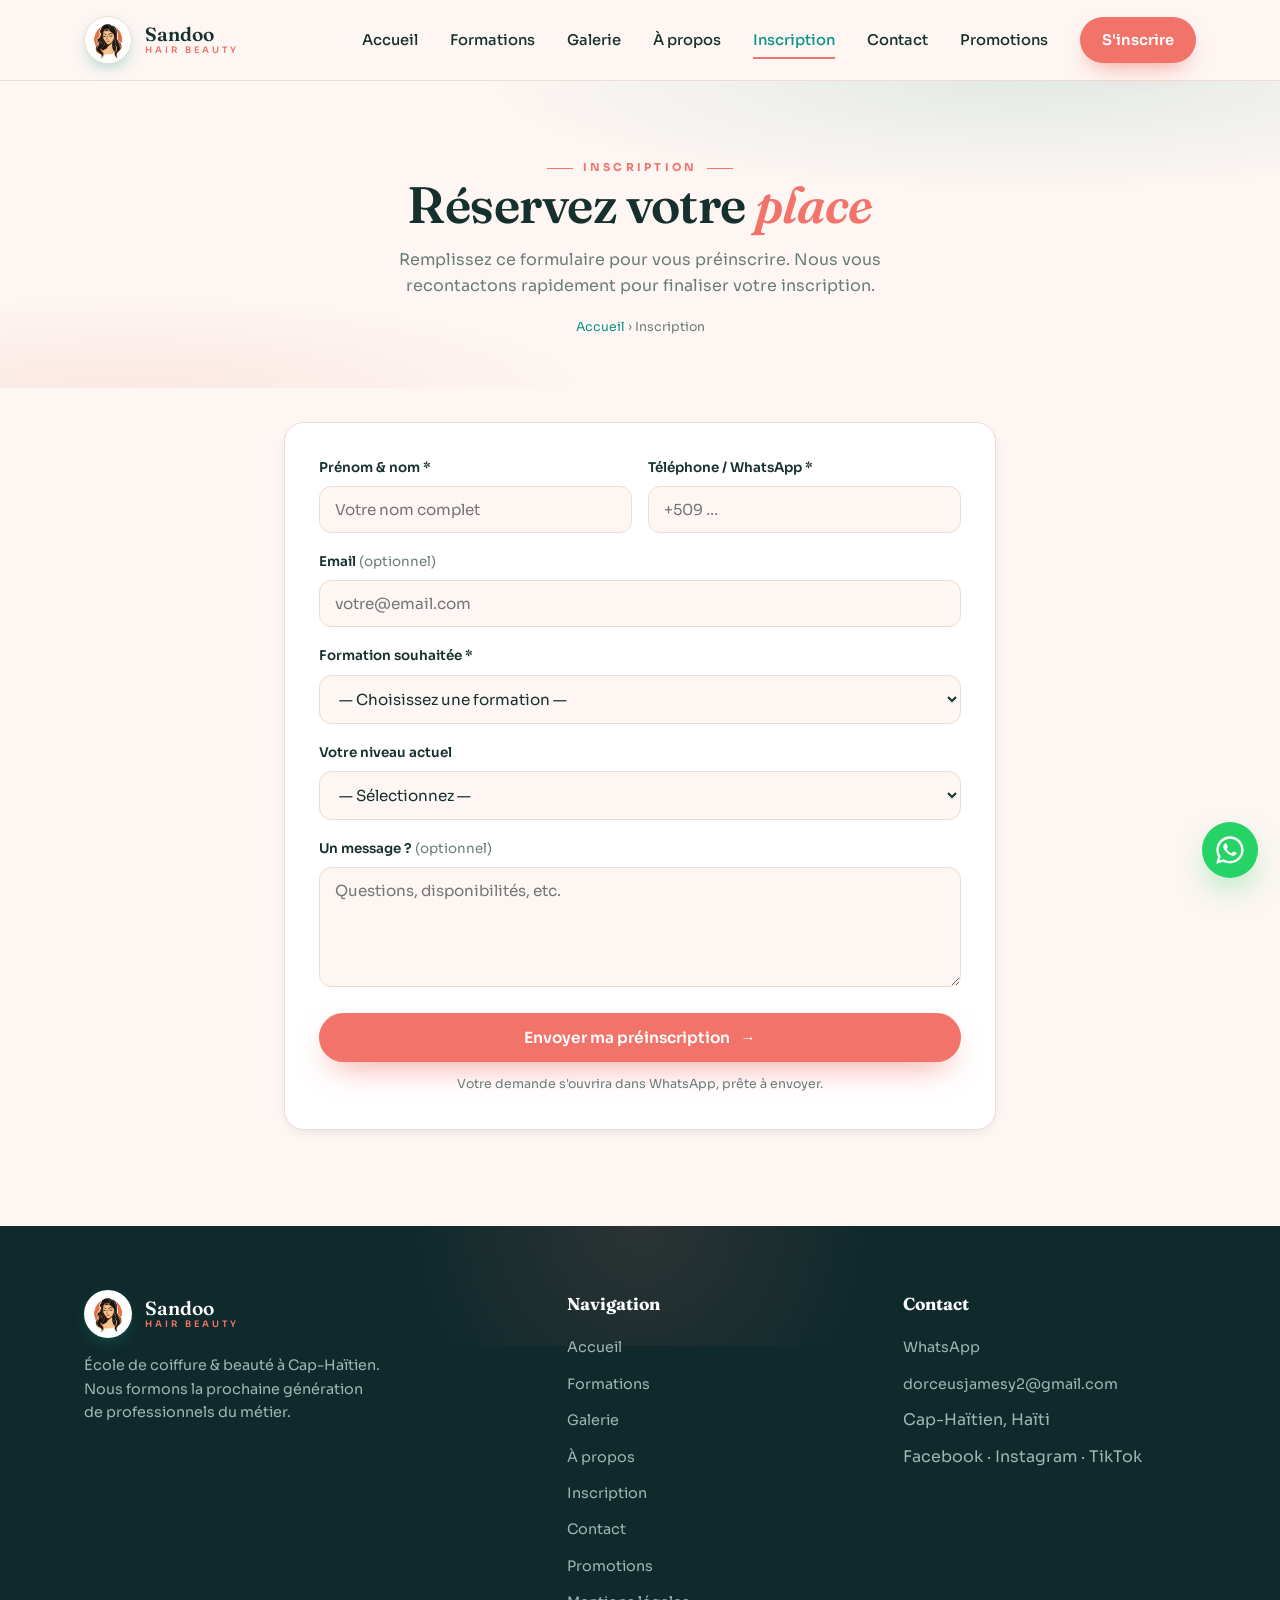
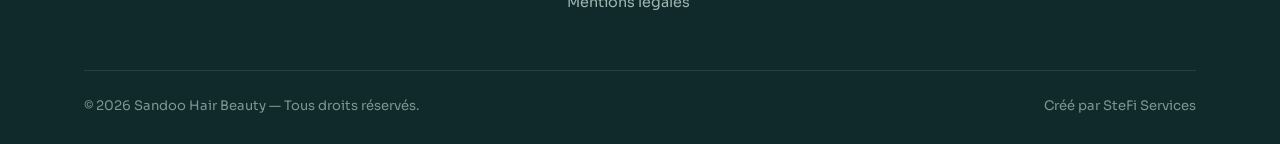
<file: inscription.html>
<!DOCTYPE html>
<html lang="fr">
<head>
<meta charset="UTF-8">
<meta name="viewport" content="width=device-width, initial-scale=1.0">
<title>Inscription — Sandoo Hair Beauty</title>
<meta name="description" content="Préinscrivez-vous aux formations de Sandoo Hair Beauty à Cap-Haïtien : coupe, coloration, tresses, soins, maquillage, onglerie.">
<meta property="og:title" content="Inscription — Sandoo Hair Beauty">
<meta property="og:description" content="Préinscrivez-vous aux formations de Sandoo Hair Beauty à Cap-Haïtien : coupe, coloration, tresses, soins, maquillage, onglerie.">
<meta property="og:type" content="website">
<meta name="theme-color" content="#0d9488">
<link rel="icon" type="image/png" href="img/icon.png">
<link rel="preconnect" href="https://fonts.googleapis.com">
<link rel="preconnect" href="https://fonts.gstatic.com" crossorigin>
<link href="https://fonts.googleapis.com/css2?family=Fraunces:ital,opsz,wght@0,9..144,400;0,9..144,500;0,9..144,600;0,9..144,700;1,9..144,400;1,9..144,600&family=Sora:wght@300;400;500;600;700&display=swap" rel="stylesheet">
<link rel="stylesheet" href="css/style.css">
</head>
<body>
<header>
  <div class="wrap nav">
    <a href="index.html" class="brand">
      <img class="mark" src="img/icon.png" alt="Sandoo Hair Beauty">
      <span class="bn">Sandoo<small>Hair Beauty</small></span>
    </a>
    <nav class="menu" id="menu">
        <a href="index.html">Accueil</a>
        <a href="formations.html">Formations</a>
        <a href="galerie.html">Galerie</a>
        <a href="a-propos.html">À propos</a>
        <a href="inscription.html" class="active">Inscription</a>
        <a href="contact.html">Contact</a>
        <a href="promotions.html">Promotions</a>
        <a href="inscription.html" class="cta">S'inscrire</a>
    </nav>
    <button class="burger" id="burger" aria-label="Menu"><span></span><span></span><span></span></button>
  </div>
</header>

<section class="page-hero">
  <div class="wrap reveal">
    <span class="eyebrow center">Inscription</span>
    <h1>Réservez votre <em>place</em></h1>
    <p>Remplissez ce formulaire pour vous préinscrire. Nous vous recontactons rapidement pour finaliser votre inscription.</p>
    <div class="crumbs"><a href="index.html">Accueil</a> › Inscription</div>
  </div>
</section>

<section style="padding-top:34px">
  <div class="wrap" style="max-width:760px">
    <form class="form reveal" id="inscriptionForm">
      <div class="status-msg" id="inscStatus"></div>
      <div class="row">
        <div class="field"><label>Prénom &amp; nom *</label><input type="text" name="Nom" required placeholder="Votre nom complet"></div>
        <div class="field"><label>Téléphone / WhatsApp *</label><input type="tel" name="Téléphone" required placeholder="+509 …"></div>
      </div>
      <div class="field"><label>Email <span style="font-weight:400;color:var(--muted)">(optionnel)</span></label><input type="email" name="Email" placeholder="votre@email.com"></div>
      <div class="field"><label>Formation souhaitée *</label>
        <select name="Formation" required>
          <option value="">— Choisissez une formation —</option>
          <option>Coupe &amp; coiffure</option>
          <option>Coloration</option>
          <option>Tresses &amp; nattes</option>
          <option>Soins capillaires</option>
          <option>Maquillage</option>
          <option>Onglerie</option>
          <option>Je ne sais pas encore</option>
        </select>
      </div>
      <div class="field"><label>Votre niveau actuel</label>
        <select name="Niveau">
          <option value="">— Sélectionnez —</option>
          <option>Débutante (jamais pratiqué)</option>
          <option>Quelques notions</option>
          <option>Déjà de l'expérience</option>
        </select>
      </div>
      <div class="field"><label>Un message ? <span style="font-weight:400;color:var(--muted)">(optionnel)</span></label><textarea name="Message" placeholder="Questions, disponibilités, etc."></textarea></div>
      <button type="submit" class="btn btn-primary">Envoyer ma préinscription <span class="arr">→</span></button>
      <p class="form-note">Votre demande s'ouvrira dans WhatsApp, prête à envoyer.</p>
    </form>
  </div>
</section>

<footer>
  <div class="wrap">
    <div class="f-grid">
      <div class="f-brand">
        <a href="index.html" class="brand">
          <img class="mark" src="img/icon.png" alt="Sandoo Hair Beauty">
          <span class="bn">Sandoo<small>Hair Beauty</small></span>
        </a>
        <p>École de coiffure &amp; beauté à Cap-Haïtien. Nous formons la prochaine génération de professionnels du métier.</p>
      </div>
      <div>
        <h4>Navigation</h4>
        <ul>
          <li><a href="index.html">Accueil</a></li>
          <li><a href="formations.html">Formations</a></li>
          <li><a href="galerie.html">Galerie</a></li>
          <li><a href="a-propos.html">À propos</a></li>
          <li><a href="inscription.html">Inscription</a></li>
          <li><a href="contact.html">Contact</a></li>
          <li><a href="promotions.html">Promotions</a></li>
          <li><a href="mentions-legales.html">Mentions légales</a></li>
        </ul>
      </div>
      <div>
        <h4>Contact</h4>
        <ul>
          <li><a href="https://wa.me/50942458255" target="_blank" rel="noopener">WhatsApp</a></li>
          <li><a href="mailto:dorceusjamesy2@gmail.com">dorceusjamesy2@gmail.com</a></li>
          <li><span style="color:#9fb6b3">Cap-Haïtien, Haïti</span></li>
          <li><span style="color:#9fb6b3">Facebook · Instagram · TikTok</span></li>
        </ul>
      </div>
    </div>
    <div class="f-bottom">
      <span>© <span class="year"></span> Sandoo Hair Beauty — Tous droits réservés.</span>
      <span>Créé par SteFi Services</span>
    </div>
  </div>
</footer>

<a class="wa-float" href="https://wa.me/50942458255?text=Bonjour%20Sandoo%20Hair%20Beauty" target="_blank" rel="noopener" aria-label="WhatsApp">
  <svg viewBox="0 0 32 32" fill="currentColor"><path d="M16 .4C7.4.4.4 7.4.4 16c0 2.8.7 5.4 2 7.8L.3 31.6l8-2.1c2.3 1.2 4.9 1.9 7.7 1.9 8.6 0 15.6-7 15.6-15.6S24.6.4 16 .4zm0 28.2c-2.5 0-4.8-.7-6.8-1.8l-.5-.3-4.7 1.2 1.3-4.6-.3-.5c-1.3-2-2-4.4-2-6.8C3.2 9 9 3.2 16 3.2S28.8 9 28.8 16 23 28.6 16 28.6zm7.1-9.6c-.4-.2-2.3-1.1-2.6-1.3-.4-.1-.6-.2-.9.2s-1 1.3-1.2 1.5c-.2.2-.4.3-.8.1-.4-.2-1.6-.6-3.1-1.9-1.1-1-1.9-2.3-2.2-2.7-.2-.4 0-.6.2-.8.2-.2.4-.4.5-.7.2-.2.2-.4.4-.6.1-.3 0-.5 0-.7-.1-.2-.9-2.1-1.2-2.9-.3-.8-.6-.7-.9-.7h-.7c-.2 0-.6.1-1 .5-.3.4-1.3 1.3-1.3 3.1s1.3 3.6 1.5 3.9c.2.2 2.6 4 6.4 5.6.9.4 1.6.6 2.1.8.9.3 1.7.2 2.3.1.7-.1 2.3-.9 2.6-1.8.3-.9.3-1.6.2-1.8-.1-.1-.3-.2-.7-.4z"/></svg><span class="t">Écrivez-nous</span>
</a>
<script src="js/supabase-config.js"></script>
<script src="js/inscription.js"></script>
<script src="js/main.js"></script>
</body>
</html>
</file>
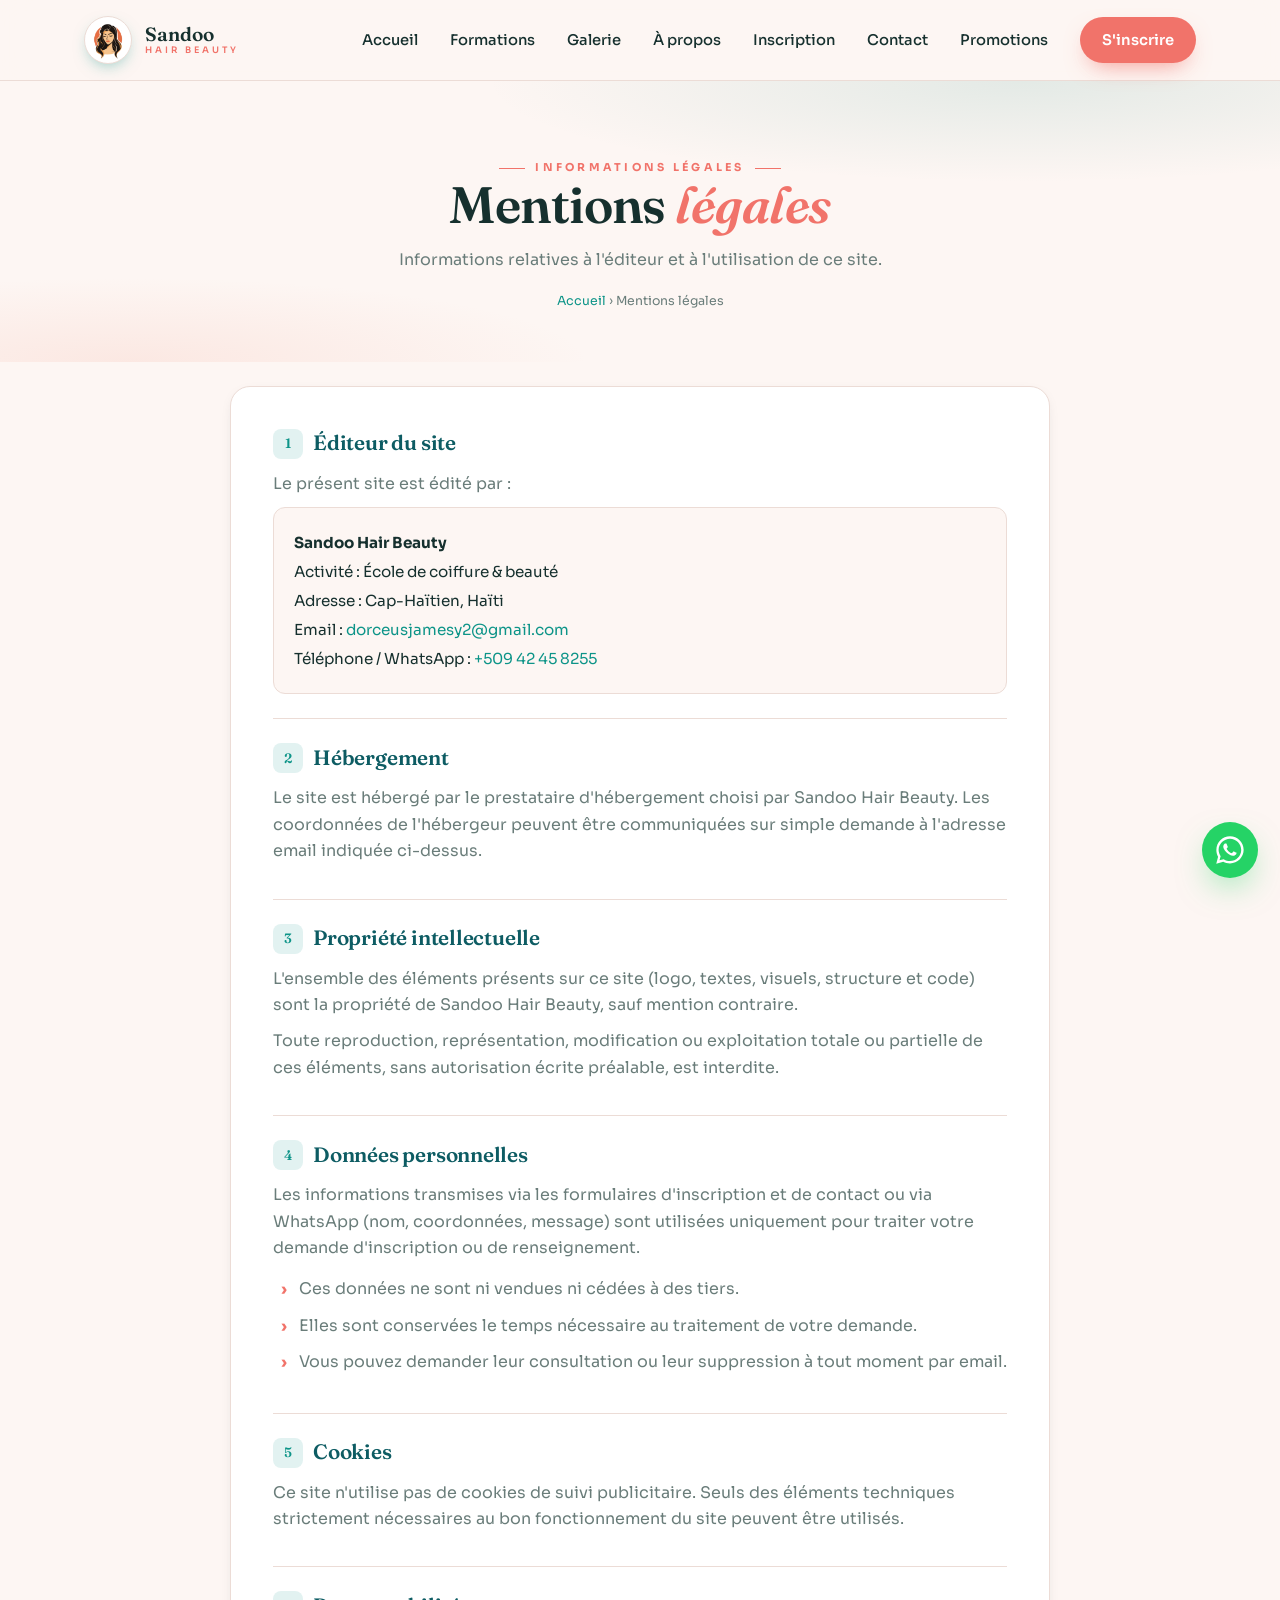
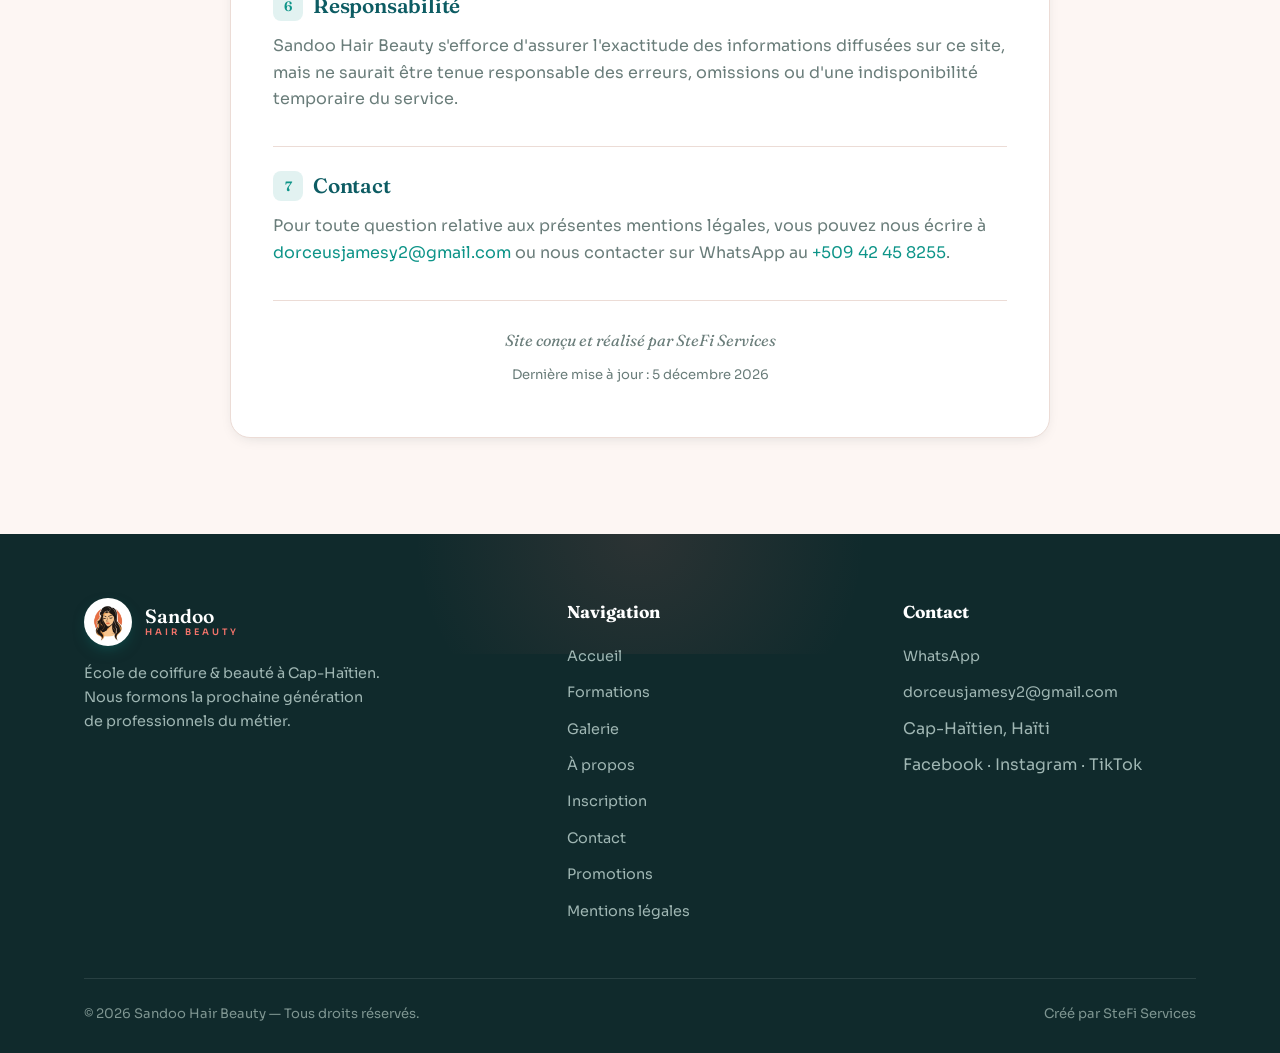
<file: mentions-legales.html>
<!DOCTYPE html>
<html lang="fr">
<head>
<meta charset="UTF-8">
<meta name="viewport" content="width=device-width, initial-scale=1.0">
<title>Mentions légales — Sandoo Hair Beauty</title>
<meta name="description" content="Mentions légales de Sandoo Hair Beauty, école de coiffure et de beauté à Cap-Haïtien.">
<meta name="theme-color" content="#0d9488">
<link rel="icon" type="image/png" href="img/icon.png">
<link rel="preconnect" href="https://fonts.googleapis.com">
<link rel="preconnect" href="https://fonts.gstatic.com" crossorigin>
<link href="https://fonts.googleapis.com/css2?family=Fraunces:ital,opsz,wght@0,9..144,400;0,9..144,500;0,9..144,600;0,9..144,700;1,9..144,400;1,9..144,600&family=Sora:wght@300;400;500;600;700&display=swap" rel="stylesheet">
<link rel="stylesheet" href="css/style.css">
<style>
  .doc{background:#fff;border:1px solid var(--border);border-radius:var(--radius);padding:42px;box-shadow:var(--shadow-sm);max-width:820px;margin:0 auto}
  .doc-sec{padding:24px 0;border-bottom:1px solid var(--border)}
  .doc-sec:last-child{border-bottom:0;padding-bottom:0}
  .doc-sec:first-child{padding-top:0}
  .doc h2{font-size:1.3rem;color:var(--teal-deep);margin-bottom:12px;display:flex;align-items:center;gap:10px}
  .doc h2 .num{font-size:.85rem;background:rgba(13,148,136,.12);color:var(--teal);width:30px;height:30px;border-radius:8px;display:inline-flex;align-items:center;justify-content:center;flex:0 0 auto}
  .doc p{color:var(--muted);margin-bottom:10px}
  .doc p b{color:var(--ink)}
  .doc a{color:var(--teal)}
  .doc a:hover{text-decoration:underline}
  .doc ul{margin:8px 0 8px 4px;list-style:none}
  .doc ul li{color:var(--muted);padding:5px 0 5px 22px;position:relative}
  .doc ul li::before{content:"›";position:absolute;left:4px;color:var(--coral);font-weight:700}
  .info-box{background:var(--cream);border:1px solid var(--border);border-radius:12px;padding:18px 20px;margin-top:6px}
  .info-box p{margin:4px 0;color:var(--ink);font-size:.95rem}
  .signed{text-align:center;margin-top:26px;font-family:'Fraunces',serif;font-style:italic;color:var(--teal-deep)}
  .updated{text-align:center;color:var(--muted);font-size:.82rem;margin-top:8px}
</style>
</head>
<body>

<header>
  <div class="wrap nav">
    <a href="index.html" class="brand">
      <img class="mark" src="img/icon.png" alt="Sandoo Hair Beauty">
      <span class="bn">Sandoo<small>Hair Beauty</small></span>
    </a>
    <nav class="menu" id="menu">
        <a href="index.html">Accueil</a>
        <a href="formations.html">Formations</a>
        <a href="galerie.html">Galerie</a>
        <a href="a-propos.html">À propos</a>
        <a href="inscription.html">Inscription</a>
        <a href="contact.html">Contact</a>
        <a href="promotions.html">Promotions</a>
        <a href="inscription.html" class="cta">S'inscrire</a>
    </nav>
    <button class="burger" id="burger" aria-label="Menu"><span></span><span></span><span></span></button>
  </div>
</header>

<section class="page-hero">
  <div class="wrap reveal">
    <span class="eyebrow center">Informations légales</span>
    <h1>Mentions <em>légales</em></h1>
    <p>Informations relatives à l'éditeur et à l'utilisation de ce site.</p>
    <div class="crumbs"><a href="index.html">Accueil</a> › Mentions légales</div>
  </div>
</section>

<section style="padding-top:24px">
  <div class="wrap">
    <div class="doc reveal">

      <div class="doc-sec">
        <h2><span class="num">1</span> Éditeur du site</h2>
        <p>Le présent site est édité par :</p>
        <div class="info-box">
          <p><b>Sandoo Hair Beauty</b></p>
          <p>Activité : École de coiffure &amp; beauté</p>
          <p>Adresse : Cap-Haïtien, Haïti</p>
          <p>Email : <a href="mailto:dorceusjamesy2@gmail.com">dorceusjamesy2@gmail.com</a></p>
          <p>Téléphone / WhatsApp : <a href="https://wa.me/50942458255" target="_blank" rel="noopener">+509 42 45 8255</a></p>
        </div>
      </div>

      <div class="doc-sec">
        <h2><span class="num">2</span> Hébergement</h2>
        <p>Le site est hébergé par le prestataire d'hébergement choisi par Sandoo Hair Beauty. Les coordonnées de l'hébergeur peuvent être communiquées sur simple demande à l'adresse email indiquée ci-dessus.</p>
      </div>

      <div class="doc-sec">
        <h2><span class="num">3</span> Propriété intellectuelle</h2>
        <p>L'ensemble des éléments présents sur ce site (logo, textes, visuels, structure et code) sont la propriété de Sandoo Hair Beauty, sauf mention contraire.</p>
        <p>Toute reproduction, représentation, modification ou exploitation totale ou partielle de ces éléments, sans autorisation écrite préalable, est interdite.</p>
      </div>

      <div class="doc-sec">
        <h2><span class="num">4</span> Données personnelles</h2>
        <p>Les informations transmises via les formulaires d'inscription et de contact ou via WhatsApp (nom, coordonnées, message) sont utilisées uniquement pour traiter votre demande d'inscription ou de renseignement.</p>
        <ul>
          <li>Ces données ne sont ni vendues ni cédées à des tiers.</li>
          <li>Elles sont conservées le temps nécessaire au traitement de votre demande.</li>
          <li>Vous pouvez demander leur consultation ou leur suppression à tout moment par email.</li>
        </ul>
      </div>

      <div class="doc-sec">
        <h2><span class="num">5</span> Cookies</h2>
        <p>Ce site n'utilise pas de cookies de suivi publicitaire. Seuls des éléments techniques strictement nécessaires au bon fonctionnement du site peuvent être utilisés.</p>
      </div>

      <div class="doc-sec">
        <h2><span class="num">6</span> Responsabilité</h2>
        <p>Sandoo Hair Beauty s'efforce d'assurer l'exactitude des informations diffusées sur ce site, mais ne saurait être tenue responsable des erreurs, omissions ou d'une indisponibilité temporaire du service.</p>
      </div>

      <div class="doc-sec">
        <h2><span class="num">7</span> Contact</h2>
        <p>Pour toute question relative aux présentes mentions légales, vous pouvez nous écrire à <a href="mailto:dorceusjamesy2@gmail.com">dorceusjamesy2@gmail.com</a> ou nous contacter sur WhatsApp au <a href="https://wa.me/50942458255" target="_blank" rel="noopener">+509 42 45 8255</a>.</p>
      </div>

      <p class="signed">Site conçu et réalisé par SteFi Services</p>
      <p class="updated">Dernière mise à jour : <span id="maj"></span></p>
    </div>
  </div>
</section>

<footer>
  <div class="wrap">
    <div class="f-grid">
      <div class="f-brand">
        <a href="index.html" class="brand">
          <img class="mark" src="img/icon.png" alt="Sandoo Hair Beauty">
          <span class="bn">Sandoo<small>Hair Beauty</small></span>
        </a>
        <p>École de coiffure &amp; beauté à Cap-Haïtien. Nous formons la prochaine génération de professionnels du métier.</p>
      </div>
      <div>
        <h4>Navigation</h4>
        <ul>
          <li><a href="index.html">Accueil</a></li>
          <li><a href="formations.html">Formations</a></li>
          <li><a href="galerie.html">Galerie</a></li>
          <li><a href="a-propos.html">À propos</a></li>
          <li><a href="inscription.html">Inscription</a></li>
          <li><a href="contact.html">Contact</a></li>
          <li><a href="promotions.html">Promotions</a></li>
          <li><a href="mentions-legales.html">Mentions légales</a></li>
        </ul>
      </div>
      <div>
        <h4>Contact</h4>
        <ul>
          <li><a href="https://wa.me/50942458255" target="_blank" rel="noopener">WhatsApp</a></li>
          <li><a href="mailto:dorceusjamesy2@gmail.com">dorceusjamesy2@gmail.com</a></li>
          <li><span style="color:#9fb6b3">Cap-Haïtien, Haïti</span></li>
          <li><span style="color:#9fb6b3">Facebook · Instagram · TikTok</span></li>
        </ul>
      </div>
    </div>
    <div class="f-bottom">
      <span>© <span class="year"></span> Sandoo Hair Beauty — Tous droits réservés.</span>
      <span>Créé par SteFi Services</span>
    </div>
  </div>
</footer>

<a class="wa-float" href="https://wa.me/50942458255?text=Bonjour%20Sandoo%20Hair%20Beauty" target="_blank" rel="noopener" aria-label="WhatsApp">
  <svg viewBox="0 0 32 32" fill="currentColor"><path d="M16 .4C7.4.4.4 7.4.4 16c0 2.8.7 5.4 2 7.8L.3 31.6l8-2.1c2.3 1.2 4.9 1.9 7.7 1.9 8.6 0 15.6-7 15.6-15.6S24.6.4 16 .4zm0 28.2c-2.5 0-4.8-.7-6.8-1.8l-.5-.3-4.7 1.2 1.3-4.6-.3-.5c-1.3-2-2-4.4-2-6.8C3.2 9 9 3.2 16 3.2S28.8 9 28.8 16 23 28.6 16 28.6zm7.1-9.6c-.4-.2-2.3-1.1-2.6-1.3-.4-.1-.6-.2-.9.2s-1 1.3-1.2 1.5c-.2.2-.4.3-.8.1-.4-.2-1.6-.6-3.1-1.9-1.1-1-1.9-2.3-2.2-2.7-.2-.4 0-.6.2-.8.2-.2.4-.4.5-.7.2-.2.2-.4.4-.6.1-.3 0-.5 0-.7-.1-.2-.9-2.1-1.2-2.9-.3-.8-.6-.7-.9-.7h-.7c-.2 0-.6.1-1 .5-.3.4-1.3 1.3-1.3 3.1s1.3 3.6 1.5 3.9c.2.2 2.6 4 6.4 5.6.9.4 1.6.6 2.1.8.9.3 1.7.2 2.3.1.7-.1 2.3-.9 2.6-1.8.3-.9.3-1.6.2-1.8-.1-.1-.3-.2-.7-.4z"/></svg>
  <span class="t">Écrivez-nous</span>
</a>

<script src="js/main.js"></script>
<script>document.getElementById('maj').textContent = new Date().toLocaleDateString('fr-FR',{year:'numeric',month:'long',day:'numeric'});</script>
</body>
</html>
</file>
<file: css/style.css>
/* ============================================================
   Sandoo Hair Beauty — feuille de style
   École de coiffure & beauté · Port-au-Prince
   Palette teal & corail. Modifier les couleurs dans :root.
   ============================================================ */

*{box-sizing:border-box;margin:0;padding:0}
:root{
  --teal-deep:#0d5c63;
  --teal:#0d9488;
  --teal-soft:#5eaaa0;
  --coral:#f1736a;
  --coral-soft:#f4a896;
  --cream:#fdf6f3;
  --ink:#16302e;
  --night:#102a2c;
  --muted:#6a7d7a;
  --border:#ecdcd6;
  --surface:#ffffff;
  --gold:#cba14f;
  --wa:#25d366;
  --radius:20px;
  --shadow-sm:0 4px 16px -8px rgba(16,42,44,.22);
  --shadow-md:0 20px 50px -24px rgba(16,42,44,.32);
  --shadow-lg:0 34px 76px -30px rgba(16,42,44,.4);
  --maxw:1160px;
}
html{scroll-behavior:smooth;-webkit-text-size-adjust:100%}
body{font-family:'Sora',sans-serif;color:var(--ink);background:var(--cream);line-height:1.65;overflow-x:hidden}
a{color:inherit;text-decoration:none}
img{max-width:100%;display:block}
::selection{background:rgba(241,115,106,.22)}
.wrap{max-width:var(--maxw);margin:0 auto;padding:0 24px}
section{padding:96px 0}
h1,h2,h3{font-family:'Fraunces',serif;font-weight:600;line-height:1.08;letter-spacing:-.01em}

/* ---------- Eyebrow ---------- */
.eyebrow{display:inline-flex;align-items:center;gap:10px;text-transform:uppercase;letter-spacing:.3em;font-size:.68rem;font-weight:700;color:var(--coral)}
.eyebrow::before{content:"";width:26px;height:1.5px;background:var(--coral)}
.eyebrow.center::after{content:"";width:26px;height:1.5px;background:var(--coral)}

/* ---------- Header ---------- */
header{position:sticky;top:0;z-index:60;background:rgba(253,246,243,.85);backdrop-filter:blur(14px);-webkit-backdrop-filter:blur(14px);border-bottom:1px solid var(--border);transition:box-shadow .3s}
header.scrolled{box-shadow:0 8px 30px -20px rgba(16,42,44,.5)}
.nav{display:flex;align-items:center;justify-content:space-between;height:80px}
.brand{display:flex;align-items:center;gap:13px}
.brand .mark{width:48px;height:48px;border-radius:50%;object-fit:cover;object-position:center top;flex:0 0 auto;background:#fff;box-shadow:0 6px 16px -6px rgba(13,148,136,.5);border:1.5px solid var(--border)}
footer .brand .mark{border-color:rgba(255,255,255,.15)}
.brand .bn{font-family:'Fraunces',serif;font-size:1.2rem;font-weight:600;line-height:1.1}
.brand .bn small{display:block;font-family:'Sora',sans-serif;font-size:.56rem;letter-spacing:.34em;text-transform:uppercase;color:var(--coral);font-weight:600;margin-top:1px}
.menu{display:flex;gap:32px;align-items:center;font-size:.92rem;font-weight:500}
.menu a{position:relative;padding:4px 0;color:var(--ink);transition:color .2s}
.menu a:hover,.menu a.active{color:var(--teal)}
.menu a::after{content:"";position:absolute;left:0;bottom:-3px;width:0;height:2px;background:var(--coral);transition:width .28s}
.menu a:hover::after,.menu a.active::after{width:100%}
.menu .cta{background:var(--coral);color:#fff;padding:11px 22px;border-radius:30px;font-weight:600;box-shadow:0 10px 24px -10px rgba(241,115,106,.8)}
.menu .cta:hover{background:#e85c52;color:#fff;transform:translateY(-1px)}
.menu .cta::after{display:none}
.burger{display:none;flex-direction:column;gap:5px;cursor:pointer;background:none;border:0;padding:6px}
.burger span{width:26px;height:2px;background:var(--ink);border-radius:2px;transition:.3s}
.burger.open span:nth-child(1){transform:translateY(7px) rotate(45deg)}
.burger.open span:nth-child(2){opacity:0}
.burger.open span:nth-child(3){transform:translateY(-7px) rotate(-45deg)}

/* ---------- Buttons ---------- */
.btns{display:flex;gap:14px;flex-wrap:wrap}
.btn{display:inline-flex;align-items:center;gap:10px;padding:15px 30px;border-radius:34px;font-weight:600;font-size:.96rem;transition:transform .2s,box-shadow .2s,background .2s;cursor:pointer;border:0;font-family:inherit}
.btn-primary{background:var(--coral);color:#fff;box-shadow:0 14px 32px -12px rgba(241,115,106,.75)}
.btn-primary:hover{background:#e85c52;transform:translateY(-2px);box-shadow:0 20px 42px -14px rgba(241,115,106,.85)}
.btn-dark{background:var(--teal-deep);color:#fff}
.btn-dark:hover{background:var(--night);transform:translateY(-2px)}
.btn-ghost{background:transparent;color:var(--teal-deep);border:1.5px solid var(--teal-soft)}
.btn-ghost:hover{border-color:var(--teal);background:rgba(13,148,136,.06);transform:translateY(-2px)}
.btn .arr{transition:transform .25s}
.btn:hover .arr{transform:translateX(4px)}

/* ---------- Wave divider (signature) ---------- */
.wave{display:block;width:100%;height:60px;line-height:0}
.wave svg{width:100%;height:100%}

/* ---------- Section heads ---------- */
.head{max-width:660px;margin:0 auto 60px;text-align:center}
.head .eyebrow{margin-bottom:16px}
.head h2{font-size:clamp(2rem,4.5vw,2.8rem);margin-bottom:16px}
.head h2 em{font-style:italic;color:var(--teal)}
.head p{color:var(--muted);font-size:1.02rem}

/* ---------- Hero ---------- */
.hero{position:relative;overflow:hidden;padding:70px 0 90px;background:
  radial-gradient(ellipse 80% 60% at 75% 10%,rgba(94,170,160,.18),transparent 60%),
  radial-gradient(ellipse 70% 50% at 10% 90%,rgba(244,168,150,.2),transparent 60%)}
.hero .wrap{position:relative;z-index:2;display:grid;grid-template-columns:1.05fr .95fr;gap:56px;align-items:center}
.hero-tag{display:inline-flex;align-items:center;gap:9px;background:#fff;border:1px solid var(--border);border-radius:30px;padding:8px 16px 8px 10px;font-size:.8rem;font-weight:600;color:var(--teal-deep);margin-bottom:26px;box-shadow:var(--shadow-sm)}
.hero-tag .pip{width:24px;height:24px;border-radius:50%;background:linear-gradient(135deg,var(--coral),var(--coral-soft));display:flex;align-items:center;justify-content:center;font-size:.8rem}
.hero h1{font-size:clamp(2.6rem,6vw,4.1rem);line-height:1.02;margin-bottom:22px;letter-spacing:-.02em}
.hero h1 em{font-style:italic;color:var(--coral)}
.hero .lead{font-size:1.14rem;color:var(--muted);max-width:520px;margin-bottom:34px}
.hero-stats{display:flex;gap:34px;margin-top:42px;flex-wrap:wrap}
.hero-stats .s .n{font-family:'Fraunces',serif;font-size:2.1rem;font-weight:700;color:var(--teal-deep);line-height:1}
.hero-stats .s .l{font-size:.82rem;color:var(--muted);margin-top:4px}
.hero-visual{position:relative}
.hero-frame{position:relative;border-radius:30px;overflow:hidden;aspect-ratio:4/5;box-shadow:var(--shadow-lg);
  background:linear-gradient(150deg,var(--teal-deep),var(--teal) 55%,var(--teal-soft))}
.hero-frame .ph{position:absolute;inset:0;display:flex;flex-direction:column;align-items:center;justify-content:center;color:#fff;text-align:center;padding:30px}
.hero-frame .ph .ico{font-size:4rem;margin-bottom:14px;opacity:.95}
.hero-frame .ph .cap{font-family:'Fraunces',serif;font-style:italic;font-size:1.5rem;opacity:.95}
.hero-frame .ph .sub{font-size:.82rem;letter-spacing:.2em;text-transform:uppercase;margin-top:8px;opacity:.8}
.hero-badge{position:absolute;left:-26px;bottom:40px;background:#fff;border-radius:18px;padding:18px 22px;box-shadow:var(--shadow-md);display:flex;align-items:center;gap:14px;max-width:240px}
.hero-badge .em{font-size:1.8rem}
.hero-badge .t b{display:block;font-family:'Fraunces',serif;font-size:1.05rem;color:var(--ink)}
.hero-badge .t span{font-size:.8rem;color:var(--muted)}

/* ---------- Marquee ribbon ---------- */
.ribbon{background:var(--teal-deep);color:#fff;padding:18px 0;overflow:hidden;white-space:nowrap}
.ribbon-track{display:inline-flex;gap:48px;animation:slide 26s linear infinite;font-family:'Fraunces',serif;font-style:italic;font-size:1.2rem}
.ribbon-track span{display:inline-flex;align-items:center;gap:48px}
.ribbon-track span::after{content:"✦";color:var(--coral-soft);font-style:normal}
@keyframes slide{from{transform:translateX(0)}to{transform:translateX(-50%)}}

/* ---------- Formations ---------- */
.programs{display:grid;grid-template-columns:repeat(3,1fr);gap:24px}
.program{background:#fff;border:1px solid var(--border);border-radius:var(--radius);overflow:hidden;display:flex;flex-direction:column;transition:transform .3s,box-shadow .3s}
.program:hover{transform:translateY(-8px);box-shadow:var(--shadow-md)}
.program .top{padding:26px 26px 0;display:flex;align-items:flex-start;justify-content:space-between}
.program .ico{width:58px;height:58px;border-radius:16px;display:flex;align-items:center;justify-content:center;font-size:1.7rem;background:linear-gradient(135deg,rgba(13,148,136,.12),rgba(241,115,106,.12))}
.program .dur{font-size:.74rem;font-weight:700;text-transform:uppercase;letter-spacing:.1em;color:var(--coral);background:rgba(241,115,106,.1);padding:5px 11px;border-radius:20px}
.program .body{padding:18px 26px 28px;display:flex;flex-direction:column;flex:1}
.program h3{font-size:1.4rem;margin-bottom:9px}
.program p{font-size:.92rem;color:var(--muted);margin-bottom:18px;flex:1}
.program ul{list-style:none;margin-bottom:22px;display:flex;flex-direction:column;gap:8px}
.program ul li{font-size:.86rem;padding-left:24px;position:relative;color:var(--ink)}
.program ul li::before{content:"✓";position:absolute;left:0;color:var(--teal);font-weight:700}
.program .foot{margin-top:auto}

/* ---------- Steps / parcours ---------- */
.path{display:grid;grid-template-columns:repeat(4,1fr);gap:20px;position:relative}
.path .step{background:#fff;border:1px solid var(--border);border-radius:18px;padding:30px 24px;position:relative}
.path .step .k{font-family:'Fraunces',serif;font-size:2.4rem;color:var(--coral-soft);line-height:1;margin-bottom:14px}
.path .step h3{font-size:1.12rem;margin-bottom:8px}
.path .step p{font-size:.88rem;color:var(--muted)}

/* ---------- Split / about ---------- */
.split{display:grid;grid-template-columns:1fr 1fr;gap:60px;align-items:center}
.split-visual{border-radius:26px;aspect-ratio:1;overflow:hidden;position:relative;box-shadow:var(--shadow-md);
  background:linear-gradient(150deg,var(--coral),var(--coral-soft) 60%,#f6c9bb)}
.split-visual .ph{position:absolute;inset:0;display:flex;flex-direction:column;align-items:center;justify-content:center;color:#fff;text-align:center}
.split-visual .ph .ico{font-size:3.4rem;margin-bottom:10px}
.split-visual .ph .cap{font-family:'Fraunces',serif;font-style:italic;font-size:1.4rem}
.split h2{font-size:clamp(1.9rem,4vw,2.6rem);margin-bottom:20px}
.split h2 em{font-style:italic;color:var(--teal)}
.split p{color:var(--muted);margin-bottom:16px}
.split .pills{display:flex;gap:12px;flex-wrap:wrap;margin-top:24px}
.split .pill{background:#fff;border:1px solid var(--border);border-radius:30px;padding:9px 17px;font-size:.84rem;font-weight:500;box-shadow:var(--shadow-sm)}
.split .pill b{color:var(--teal)}

/* ---------- Gallery ---------- */
.gallery{display:grid;grid-template-columns:repeat(4,1fr);grid-auto-rows:200px;gap:14px}
.gtile{border-radius:16px;overflow:hidden;position:relative;background:linear-gradient(135deg,var(--teal-soft),var(--coral-soft));display:flex;align-items:center;justify-content:center;color:#fff;font-size:2rem;transition:transform .3s}
.gtile:hover{transform:scale(.98)}
.gtile.big{grid-column:span 2;grid-row:span 2}
.gtile.tall{grid-row:span 2}
.gtile .lbl{position:absolute;bottom:0;left:0;right:0;padding:14px;background:linear-gradient(transparent,rgba(16,42,44,.7));font-family:'Fraunces',serif;font-style:italic;font-size:.95rem}

/* ---------- Testimonials ---------- */
.quotes{display:grid;grid-template-columns:repeat(3,1fr);gap:22px}
.quote{background:#fff;border:1px solid var(--border);border-radius:var(--radius);padding:30px 28px;position:relative}
.quote .mark{font-family:'Fraunces',serif;font-size:3.4rem;color:var(--coral-soft);line-height:.6;height:26px}
.quote p{font-size:.95rem;color:var(--ink);margin-bottom:20px;font-style:italic}
.quote .who{display:flex;align-items:center;gap:12px}
.quote .who .av{width:42px;height:42px;border-radius:50%;background:linear-gradient(135deg,var(--teal),var(--coral));display:flex;align-items:center;justify-content:center;color:#fff;font-family:'Fraunces',serif;font-weight:700}
.quote .who b{font-size:.92rem}
.quote .who span{font-size:.8rem;color:var(--muted);display:block}

/* ---------- CTA band ---------- */
.cta-band{position:relative;overflow:hidden;border-radius:28px;padding:60px 48px;text-align:center;color:#fff;
  background:linear-gradient(135deg,var(--teal-deep),var(--teal) 60%,var(--teal-soft))}
.cta-band::after{content:"";position:absolute;right:-80px;bottom:-100px;width:340px;height:340px;border-radius:50%;background:radial-gradient(circle,rgba(241,115,106,.4),transparent 70%);pointer-events:none}
.cta-band h2{font-size:clamp(1.9rem,4vw,2.6rem);margin-bottom:14px;position:relative}
.cta-band p{opacity:.94;max-width:520px;margin:0 auto 28px;position:relative}
.cta-band .btn-primary{position:relative;z-index:2}

/* ---------- Contact ---------- */
.contact-grid{display:grid;grid-template-columns:.9fr 1.1fr;gap:44px}
.contact-info{display:flex;flex-direction:column;gap:16px}
.ci{display:flex;gap:16px;align-items:center;background:#fff;border:1px solid var(--border);border-radius:16px;padding:18px 20px;transition:transform .2s,border-color .2s}
.ci:hover{transform:translateX(4px);border-color:var(--teal-soft)}
.ci .ic{width:48px;height:48px;border-radius:13px;background:linear-gradient(135deg,rgba(13,148,136,.14),rgba(241,115,106,.14));display:flex;align-items:center;justify-content:center;font-size:1.3rem;flex:0 0 auto}
.ci .l{font-size:.74rem;text-transform:uppercase;letter-spacing:.14em;color:var(--muted)}
.ci .v{font-weight:600}
.form{background:#fff;border:1px solid var(--border);border-radius:var(--radius);padding:34px;box-shadow:var(--shadow-sm)}
.form .row{display:grid;grid-template-columns:1fr 1fr;gap:16px}
.form .field{margin-bottom:18px}
.form label{display:block;font-size:.84rem;font-weight:600;margin-bottom:7px}
.form input,.form select,.form textarea{width:100%;padding:13px 15px;border:1.5px solid var(--border);border-radius:12px;font-family:inherit;font-size:.95rem;background:var(--cream);color:var(--ink);transition:border-color .2s,box-shadow .2s}
.form input:focus,.form select:focus,.form textarea:focus{outline:none;border-color:var(--teal);box-shadow:0 0 0 3px rgba(13,148,136,.12)}
.form textarea{resize:vertical;min-height:120px}
.form .btn-primary{width:100%;justify-content:center}
.form-note{font-size:.78rem;color:var(--muted);text-align:center;margin-top:12px}

/* ---------- Footer ---------- */
footer{background:var(--night);color:#cfe0dd;padding:64px 0 28px;position:relative;overflow:hidden}
footer::before{content:"";position:absolute;top:-120px;left:50%;transform:translateX(-50%);width:600px;height:240px;background:radial-gradient(circle,rgba(241,115,106,.12),transparent 70%);pointer-events:none}
.f-grid{display:grid;grid-template-columns:1.5fr 1fr 1fr;gap:44px;margin-bottom:44px;position:relative}
.f-brand .brand{margin-bottom:16px}
.f-brand .brand .bn{color:#fff}
.f-brand p{font-size:.9rem;color:#9fb6b3;max-width:300px}
footer h4{font-family:'Fraunces',serif;color:#fff;font-size:1.08rem;margin-bottom:16px}
footer ul{list-style:none}
footer ul li{margin-bottom:10px}
footer ul a{font-size:.9rem;color:#9fb6b3;transition:color .2s,padding-left .2s}
footer ul a:hover{color:var(--coral-soft);padding-left:4px}
.f-bottom{border-top:1px solid rgba(255,255,255,.1);padding-top:24px;display:flex;justify-content:space-between;flex-wrap:wrap;gap:12px;font-size:.82rem;color:#7e9591;position:relative}

/* ---------- WhatsApp float ---------- */
.wa-float{position:fixed;right:22px;bottom:22px;z-index:80;display:flex;align-items:center;gap:0;background:var(--wa);color:#fff;border-radius:32px;padding:14px;box-shadow:0 14px 34px -10px rgba(37,211,102,.6);transition:padding .3s,gap .3s;overflow:hidden}
.wa-float svg{width:28px;height:28px;flex:0 0 auto}
.wa-float .t{max-width:0;white-space:nowrap;font-weight:600;font-size:.92rem;overflow:hidden;transition:max-width .35s,margin .35s}
.wa-float:hover{gap:10px;padding:14px 22px 14px 14px}
.wa-float:hover .t{max-width:160px;margin-left:2px}

/* ---------- Reveal ---------- */
.reveal{opacity:0;transform:translateY(28px);transition:opacity .7s ease,transform .7s cubic-bezier(.22,1,.36,1)}
.reveal.in{opacity:1;transform:none}
.reveal.d1{transition-delay:.08s}.reveal.d2{transition-delay:.16s}.reveal.d3{transition-delay:.24s}.reveal.d4{transition-delay:.32s}

/* ---------- Page hero (inner) ---------- */
.page-hero{position:relative;padding:70px 0 50px;text-align:center;overflow:hidden;background:
  radial-gradient(ellipse 70% 60% at 80% 0%,rgba(94,170,160,.16),transparent 60%),
  radial-gradient(ellipse 60% 50% at 10% 100%,rgba(244,168,150,.18),transparent 60%)}
.page-hero .wrap{position:relative;z-index:2}
.page-hero h1{font-size:clamp(2.2rem,5vw,3.2rem);margin-bottom:14px}
.page-hero h1 em{font-style:italic;color:var(--coral)}
.page-hero p{color:var(--muted);max-width:560px;margin:0 auto}
.crumbs{font-size:.78rem;color:var(--muted);margin-top:18px}
.crumbs a{color:var(--teal)}

/* ---------- Responsive ---------- */
@media (max-width:920px){
  .hero .wrap{grid-template-columns:1fr;gap:46px}
  .hero-visual{max-width:420px;margin:0 auto;width:100%}
  .programs{grid-template-columns:1fr 1fr}
  .path{grid-template-columns:1fr 1fr}
  .split{grid-template-columns:1fr;gap:40px}
  .gallery{grid-template-columns:repeat(2,1fr)}
  .quotes{grid-template-columns:1fr}
  .contact-grid{grid-template-columns:1fr;gap:32px}
  .f-grid{grid-template-columns:1fr 1fr}
}
@media (max-width:600px){
  section{padding:66px 0}
  .menu{position:fixed;inset:80px 0 auto 0;background:var(--cream);flex-direction:column;gap:0;padding:10px 24px 26px;border-bottom:1px solid var(--border);transform:translateY(-140%);transition:transform .35s}
  .menu.open{transform:none}
  .menu a{width:100%;padding:15px 0;border-bottom:1px solid var(--border)}
  .menu a::after{display:none}
  .menu .cta{width:100%;text-align:center;justify-content:center;margin-top:12px}
  .burger{display:flex}
  .programs{grid-template-columns:1fr}
  .path{grid-template-columns:1fr}
  .gallery{grid-template-columns:1fr;grid-auto-rows:180px}
  .gtile.big{grid-column:span 1;grid-row:span 1}
  .form .row{grid-template-columns:1fr}
  .f-grid{grid-template-columns:1fr}
  .f-bottom{flex-direction:column;text-align:center}
  .hero-badge{left:50%;transform:translateX(-50%);bottom:-24px}
  .cta-band{padding:44px 26px}
}
@media (prefers-reduced-motion:reduce){
  *{animation:none!important;transition:none!important}
  .reveal{opacity:1;transform:none}
  .ribbon-track{animation:none!important}
}

/* ============================================================
   Statut formulaire + Espace admin Sandoo
   ============================================================ */
.status-msg{font-size:.9rem;padding:0;border-radius:11px;margin-bottom:0;transition:all .2s}
.status-msg.ok{padding:12px 15px;margin-bottom:18px;background:rgba(13,148,136,.1);color:var(--teal-deep);border:1px solid rgba(13,148,136,.3)}
.status-msg.err{padding:12px 15px;margin-bottom:18px;background:rgba(199,60,0,.08);color:#b23a00;border:1px solid rgba(199,60,0,.25)}

.admin-shell{max-width:860px;margin:0 auto}
.admin-card{background:#fff;border:1px solid var(--border);border-radius:var(--radius);padding:32px;box-shadow:var(--shadow-sm);margin-bottom:24px}
.admin-card h2{font-size:1.4rem;margin-bottom:6px}
.admin-card .sub{color:var(--muted);font-size:.9rem;margin-bottom:22px}
.admin-head{display:flex;justify-content:space-between;align-items:center;gap:16px;flex-wrap:wrap;margin-bottom:8px}
.setup-note{background:#fff8f0;border:1px solid #f0e2c0;border-radius:12px;padding:16px 18px;font-size:.88rem;color:#7a6420;margin-bottom:24px}
.setup-note code{background:#fff;border:1px solid #ecdcb0;border-radius:5px;padding:1px 6px}
.btn-logout{background:none;border:1.5px solid var(--border);color:var(--muted);border-radius:9px;padding:9px 16px;font-size:.85rem;font-weight:600;cursor:pointer}
.btn-logout:hover{border-color:var(--teal);color:var(--teal)}
.insc{border:1px solid var(--border);border-radius:14px;padding:18px 20px;margin-bottom:14px;transition:border-color .2s}
.insc.traite{opacity:.66;background:var(--cream)}
.insc-top{display:flex;justify-content:space-between;align-items:flex-start;gap:14px;flex-wrap:wrap}
.insc-top .nom{font-family:'Fraunces',serif;font-size:1.15rem;font-weight:600}
.insc .badge{font-size:.7rem;font-weight:700;text-transform:uppercase;letter-spacing:.08em;padding:4px 10px;border-radius:20px}
.insc .badge.nouveau{background:rgba(241,115,106,.12);color:var(--coral)}
.insc .badge.traite{background:rgba(13,148,136,.12);color:var(--teal)}
.insc-fields{margin-top:10px;font-size:.9rem;color:var(--ink);display:grid;grid-template-columns:1fr 1fr;gap:4px 18px}
.insc-fields .f span{color:var(--muted)}
.insc-date{font-size:.78rem;color:var(--muted);margin-top:8px}
.insc-actions{display:flex;gap:10px;margin-top:14px;flex-wrap:wrap}
.insc-actions button{font-size:.82rem;font-weight:600;border-radius:9px;padding:8px 14px;cursor:pointer;border:1.5px solid var(--border);background:#fff;transition:all .2s}
.btn-done{color:var(--teal-deep);border-color:var(--teal-soft)!important}
.btn-done:hover{background:rgba(13,148,136,.08)}
.btn-rm{color:#b23a00;border-color:#e7c9c0!important}
.btn-rm:hover{background:#fdf0ec}
.admin-empty{text-align:center;padding:50px 20px;color:var(--muted)}
.admin-filter{display:flex;gap:8px;margin-bottom:20px}
.admin-filter button{font-size:.84rem;font-weight:600;border-radius:30px;padding:8px 16px;cursor:pointer;border:1.5px solid var(--border);background:#fff;color:var(--muted)}
.admin-filter button.on{background:var(--teal-deep);color:#fff;border-color:var(--teal-deep)}
@media (max-width:600px){.insc-fields{grid-template-columns:1fr}}

/* ---------- Admin : onglets + galerie ---------- */
.admin-tabs{display:flex;gap:8px;margin-bottom:24px;border-bottom:1px solid var(--border)}
.admin-tabs .tab{border:0;background:none;padding:12px 18px;font-size:.92rem;font-weight:600;color:var(--muted);cursor:pointer;font-family:inherit;border-bottom:3px solid transparent;margin-bottom:-1px;transition:color .2s,border-color .2s}
.admin-tabs .tab.on{color:var(--teal-deep);border-bottom-color:var(--coral)}
.gal-upload{background:var(--cream);border:1px solid var(--border);border-radius:16px;padding:22px}
.gal-upload input[type=file]{width:100%;padding:11px;border:1.5px dashed var(--teal-soft);border-radius:12px;background:#fff;font-family:inherit;font-size:.9rem}
.gal-grid{display:grid;grid-template-columns:repeat(3,1fr);gap:14px;margin-top:14px}
.gal-item{background:#fff;border:1px solid var(--border);border-radius:14px;overflow:hidden;display:flex;flex-direction:column}
.gal-item img{width:100%;aspect-ratio:1;object-fit:cover;display:block}
.gal-meta{padding:10px 12px;flex:1}
.gal-meta b{display:block;font-family:'Fraunces',serif;font-size:.95rem;margin-bottom:4px}
.gal-cat{display:inline-block;font-size:.72rem;font-weight:700;text-transform:uppercase;letter-spacing:.06em;color:var(--coral);background:rgba(241,115,106,.1);padding:3px 9px;border-radius:14px}
.gal-del{margin:0 12px 12px;background:none;border:1.5px solid #f0c9c4;color:#c0392b;border-radius:9px;padding:8px;font-size:.8rem;font-weight:600;cursor:pointer;font-family:inherit}
.gal-del:hover{background:rgba(199,60,0,.06)}
@media (max-width:600px){.gal-grid{grid-template-columns:1fr 1fr}}
</file>
